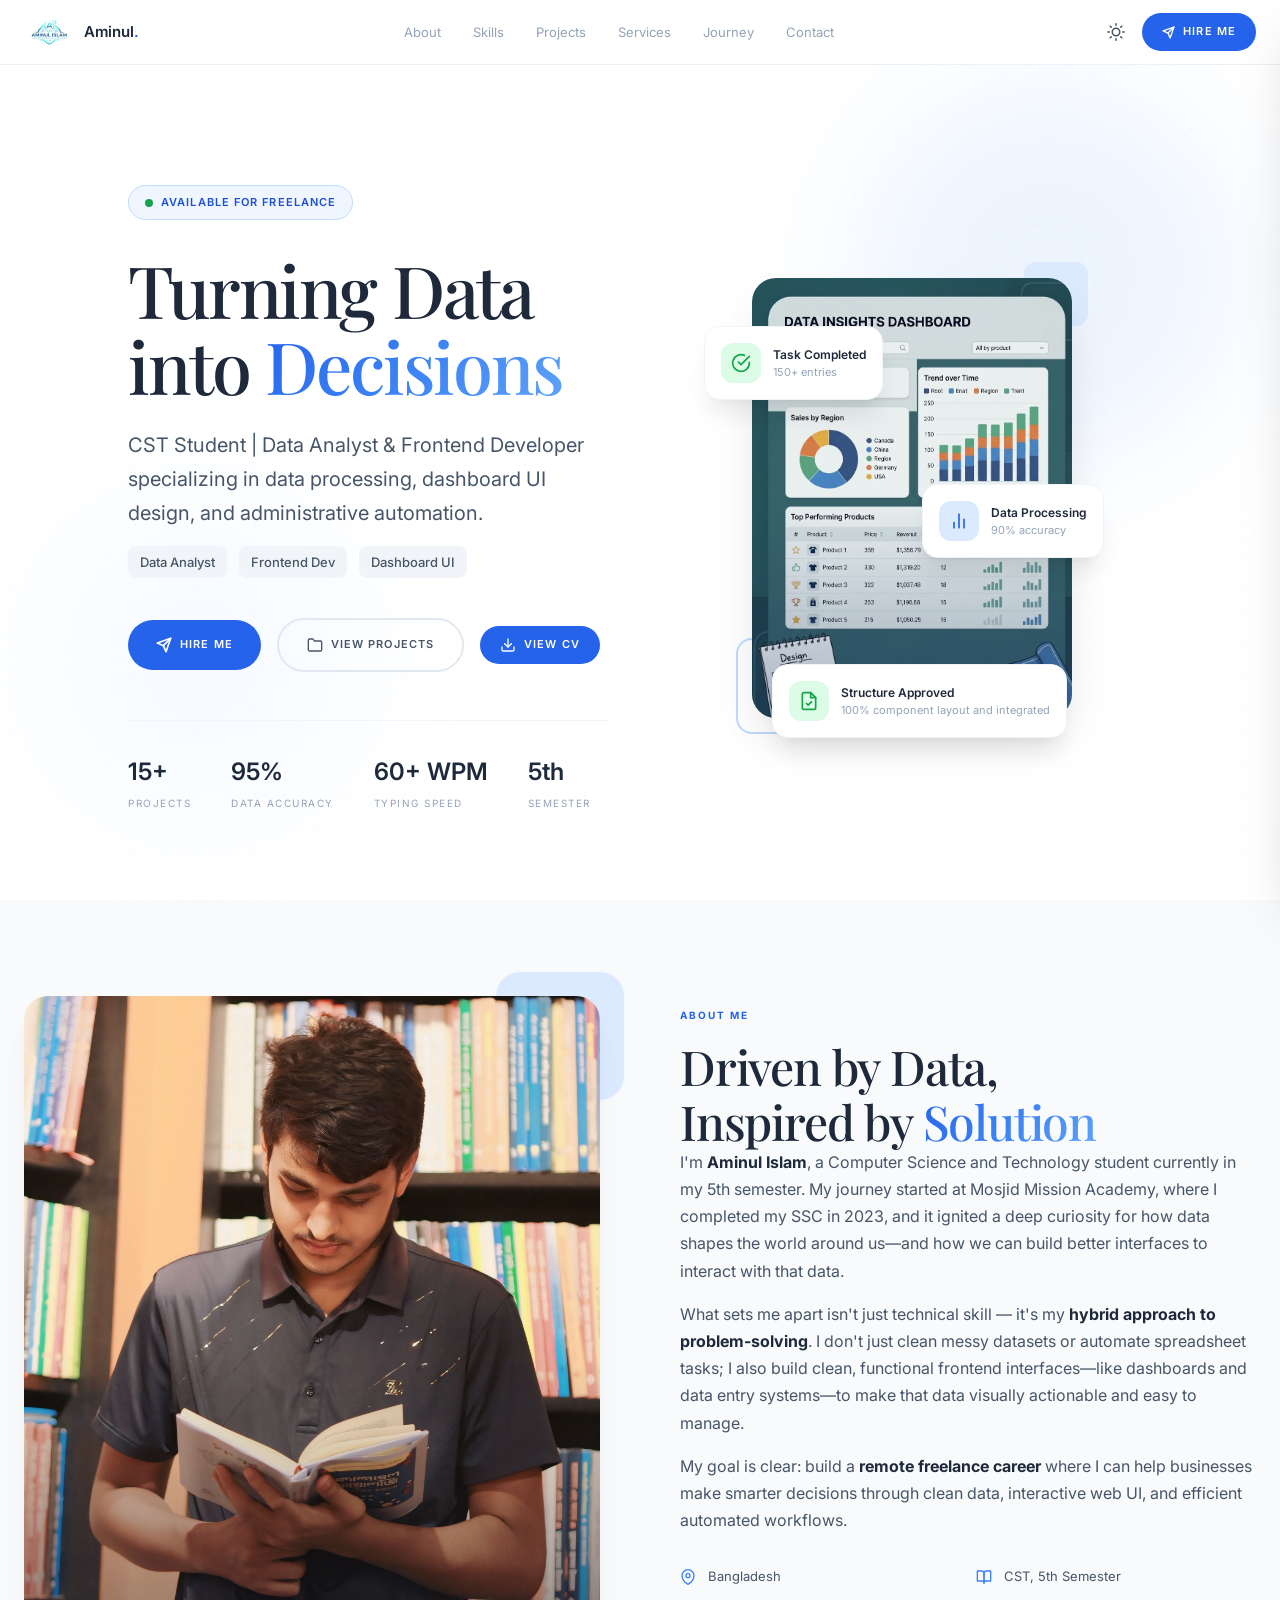
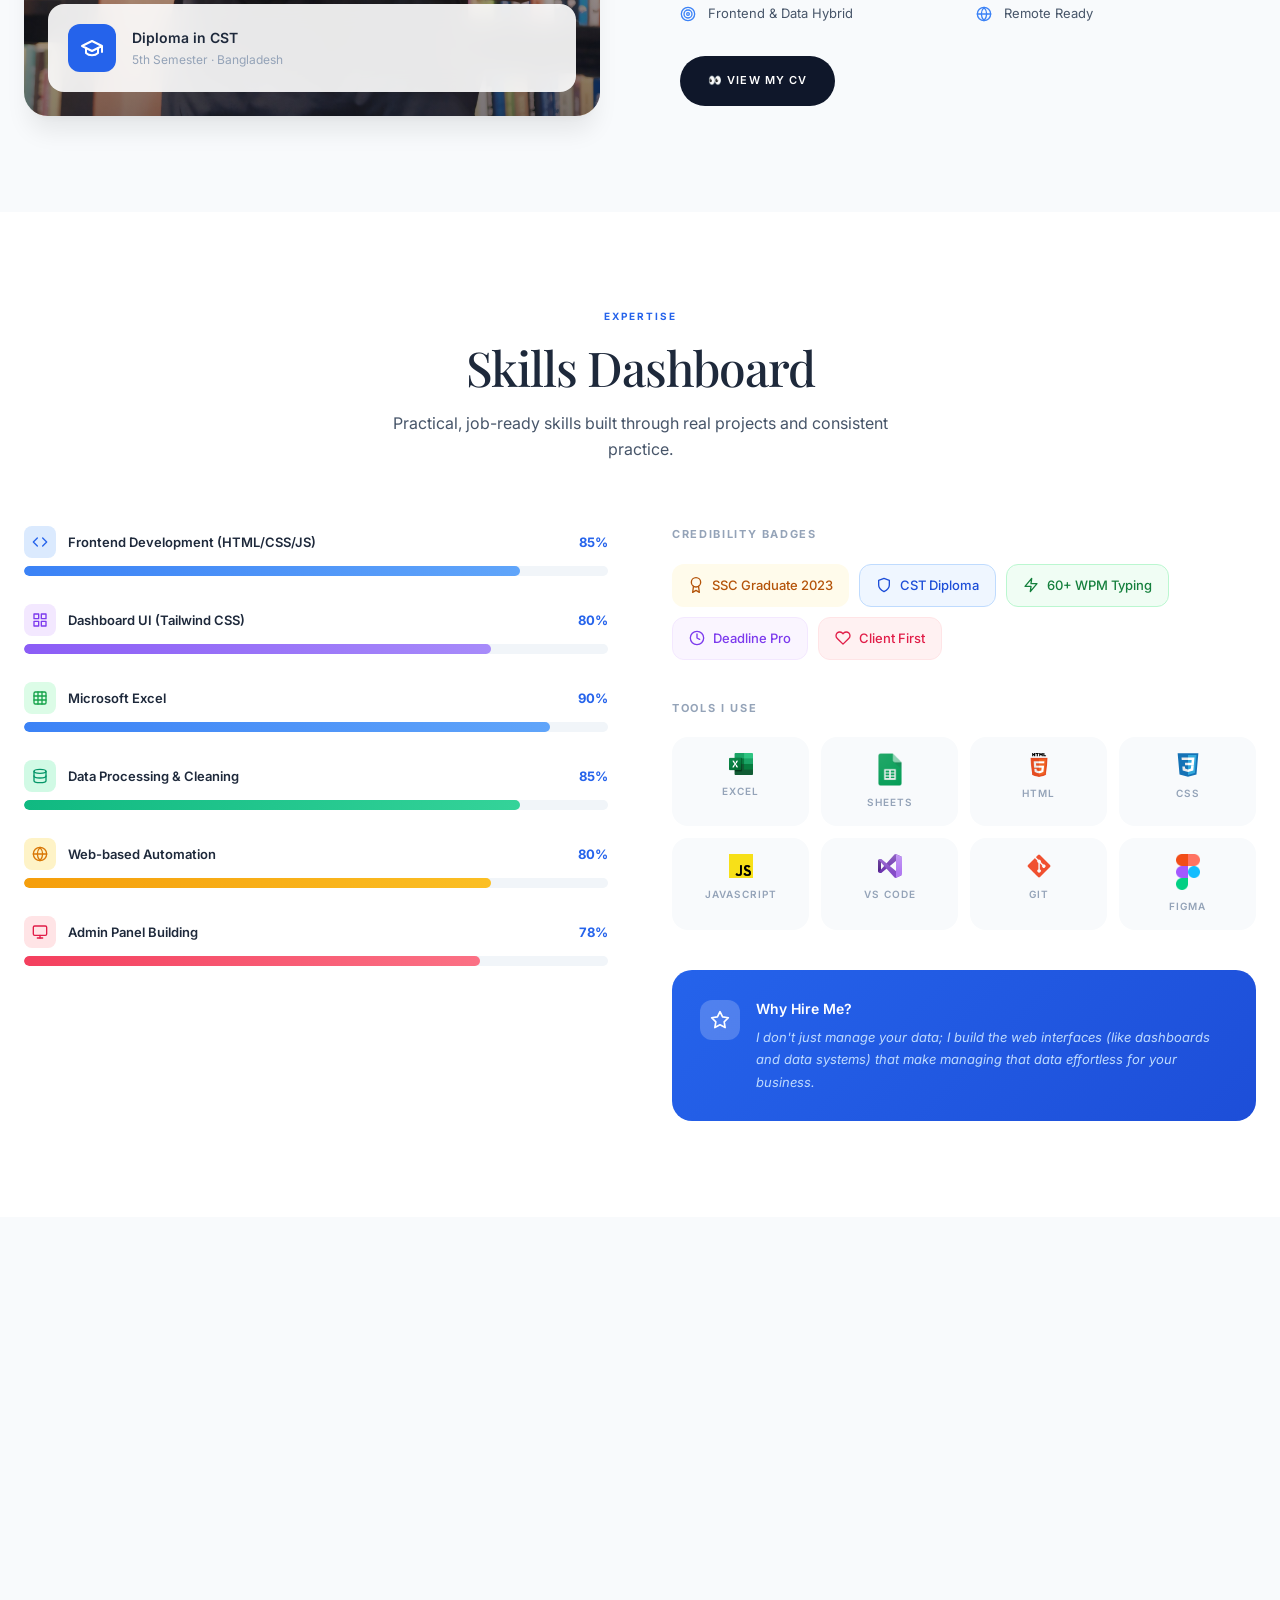
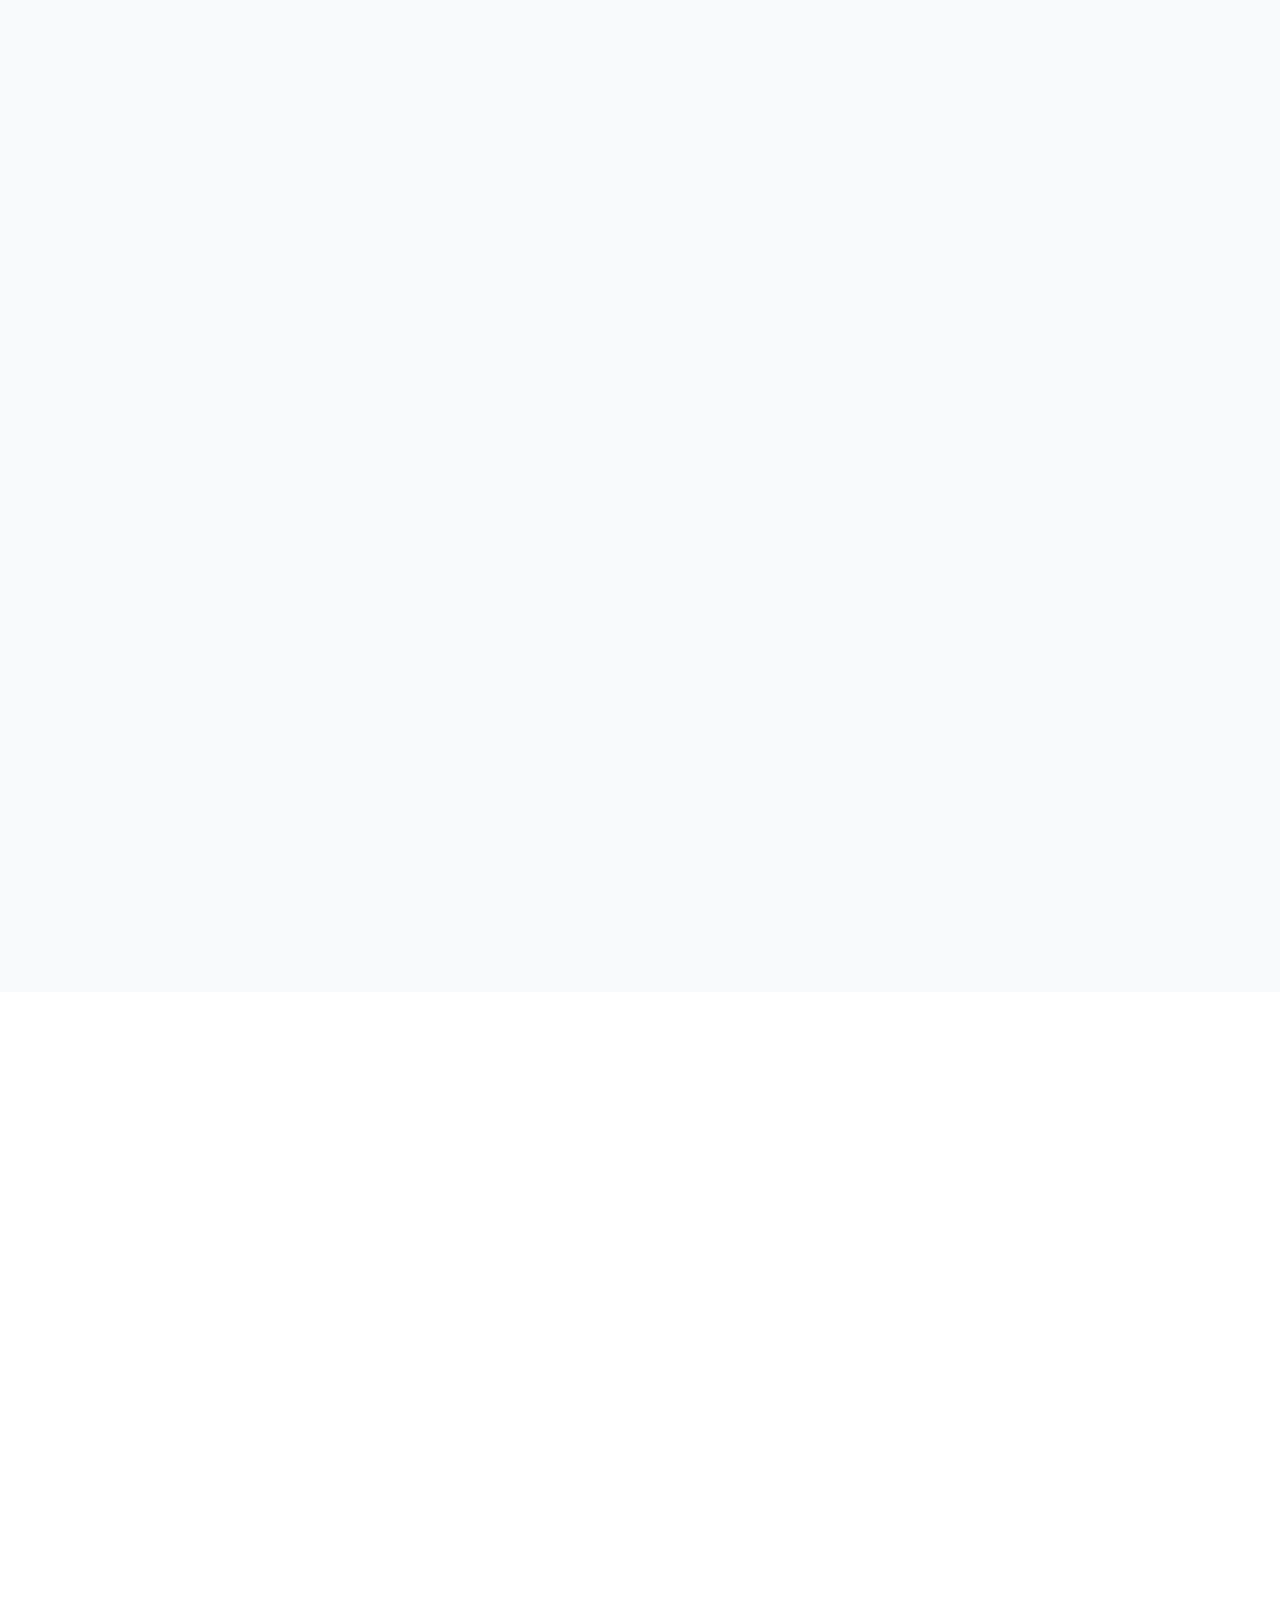
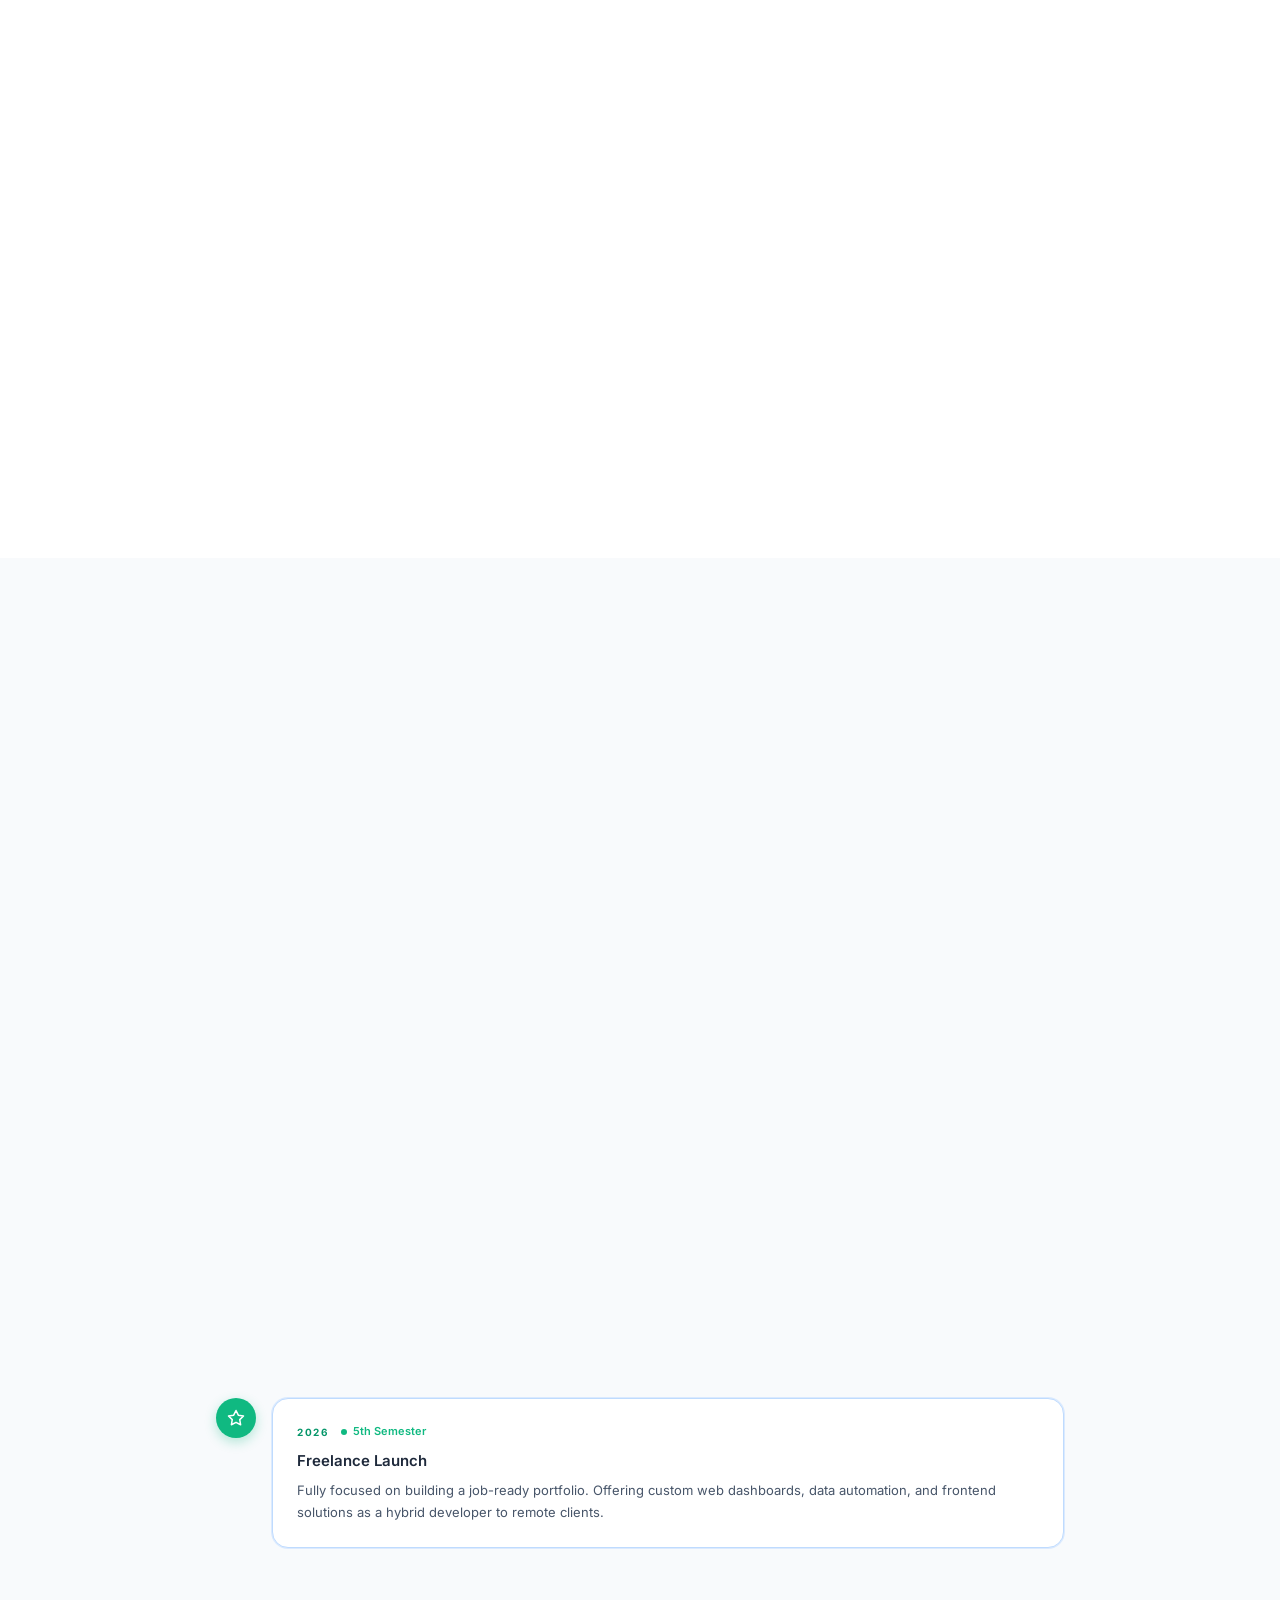
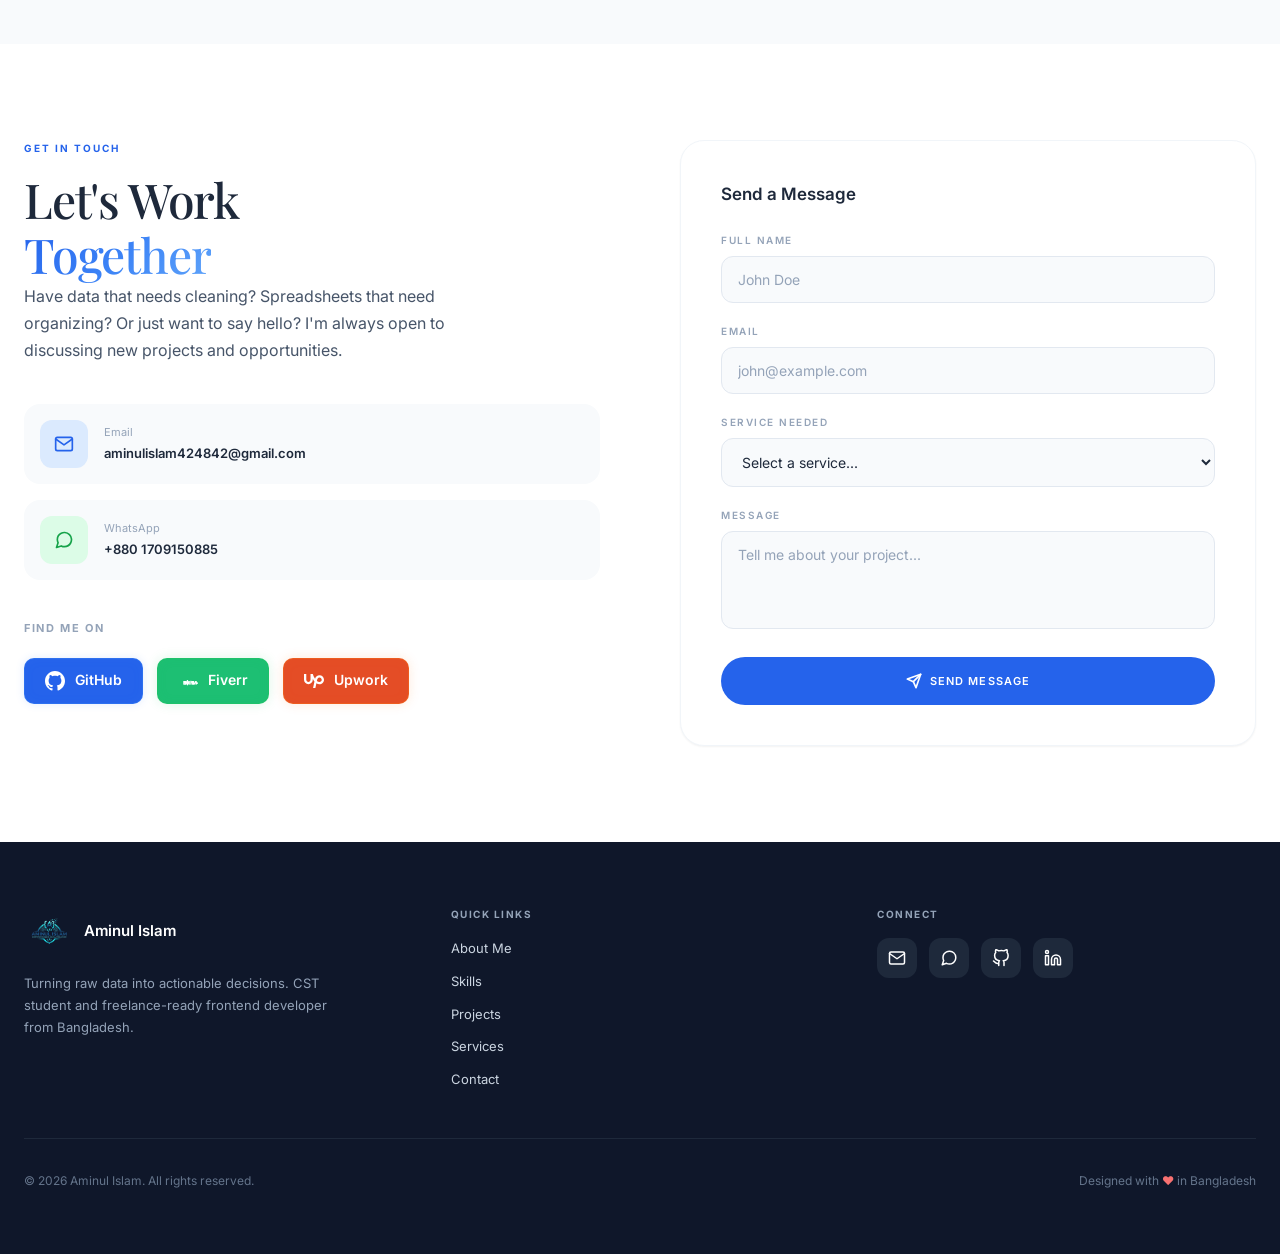
<file: index.html>
<!doctype html>
<html lang="en" class="scroll-smooth">

<head>
  <meta charset="UTF-8" />
  <meta name="viewport" content="width=device-width, initial-scale=1.0" />
  <title>Aminul Islam — Data Analyst & Freelance-Ready Assistant</title>
  <meta name="description"
    content="Turning Data into Decisions. CST Student & Freelance-Ready Assistant specializing in Data Processing, Excel, and Administrative Support." />
  <link rel="preconnect" href="https://fonts.googleapis.com" />
  <link
    href="https://fonts.googleapis.com/css2?family=Inter:wght@300;400;500;600;700&family=Playfair+Display:ital,wght@0,400;0,500;0,600;1,400&display=swap"
    rel="stylesheet" />
  <link rel="stylesheet" href="css/style.css" />
</head>

<body>
  <!-- ===== NAVIGATION ===== -->
  <nav class="nav" id="navbar">
    <div class="nav-inner">
      <a href="#hero" class="nav-logo">
        <img src="assets/image/logo.png" alt="AIM" />
        <span>Aminul<span class="text-accent">.</span></span>
      </a>

      <div class="nav-links" id="navLinks">
        <a href="#about" class="nav-link">About</a>
        <a href="#skills" class="nav-link">Skills</a>
        <a href="#projects" class="nav-link">Projects</a>
        <a href="#services" class="nav-link">Services</a>
        <a href="#timeline" class="nav-link">Journey</a>
        <a href="#contact" class="nav-link">Contact</a>
      </div>

      <div class="nav-actions">
        <button class="theme-toggle" id="themeToggle" aria-label="Toggle dark mode">
          <svg class="sun-icon" width="18" height="18" viewBox="0 0 24 24" fill="none" stroke="currentColor"
            stroke-width="2" stroke-linecap="round" stroke-linejoin="round">
            <circle cx="12" cy="12" r="5" />
            <line x1="12" y1="1" x2="12" y2="3" />
            <line x1="12" y1="21" x2="12" y2="23" />
            <line x1="4.22" y1="4.22" x2="5.64" y2="5.64" />
            <line x1="18.36" y1="18.36" x2="19.78" y2="19.78" />
            <line x1="1" y1="12" x2="3" y2="12" />
            <line x1="21" y1="12" x2="23" y2="12" />
            <line x1="4.22" y1="19.78" x2="5.64" y2="18.36" />
            <line x1="18.36" y1="5.64" x2="19.78" y2="4.22" />
          </svg>
          <svg class="moon-icon" width="18" height="18" viewBox="0 0 24 24" fill="none" stroke="currentColor"
            stroke-width="2" stroke-linecap="round" stroke-linejoin="round">
            <path d="M21 12.79A9 9 0 1 1 11.21 3 7 7 0 0 0 21 12.79z" />
          </svg>
        </button>

        <a href="#contact" class="btn btn-primary btn-nav">
          <svg width="13" height="13" viewBox="0 0 24 24" fill="none" stroke="currentColor" stroke-width="2.5"
            stroke-linecap="round" stroke-linejoin="round">
            <line x1="22" y1="2" x2="11" y2="13" />
            <polygon points="22 2 15 22 11 13 2 9 22 2" />
          </svg>
          Hire Me
        </a>

        <button class="menu-toggle" id="menuToggle" aria-label="Menu">
          <svg width="20" height="20" viewBox="0 0 24 24" fill="none" stroke="currentColor" stroke-width="2"
            stroke-linecap="round">
            <line x1="3" y1="6" x2="21" y2="6" />
            <line x1="3" y1="12" x2="21" y2="12" />
            <line x1="3" y1="18" x2="21" y2="18" />
          </svg>
        </button>
      </div>
    </div>
  </nav>

  <!-- Mobile Menu -->
  <div class="mobile-overlay" id="menuOverlay"></div>
  <div class="mobile-menu" id="mobileMenu">
    <button class="menu-close" id="menuClose" aria-label="Close">
      <svg width="20" height="20" viewBox="0 0 24 24" fill="none" stroke="currentColor" stroke-width="2"
        stroke-linecap="round">
        <line x1="18" y1="6" x2="6" y2="18" />
        <line x1="6" y1="6" x2="18" y2="18" />
      </svg>
    </button>
    <div class="mobile-menu-links">
      <a href="#about" class="mobile-link">About</a>
      <a href="#skills" class="mobile-link">Skills</a>
      <a href="#projects" class="mobile-link">Projects</a>
      <a href="#services" class="mobile-link">Services</a>
      <a href="#timeline" class="mobile-link">Journey</a>
      <a href="#contact" class="mobile-link">Contact</a>
    </div>
    <a href="#contact" class="btn btn-primary mobile-cta">
      <svg width="14" height="14" viewBox="0 0 24 24" fill="none" stroke="currentColor" stroke-width="2.5"
        stroke-linecap="round" stroke-linejoin="round">
        <line x1="22" y1="2" x2="11" y2="13" />
        <polygon points="22 2 15 22 11 13 2 9 22 2" />
      </svg>
      Hire Me
    </a>
  </div>

  <!-- Sticky Hire (Mobile) -->
  <a href="#contact" class="sticky-hire" id="stickyHire">
    <svg width="14" height="14" viewBox="0 0 24 24" fill="none" stroke="currentColor" stroke-width="2.5"
      stroke-linecap="round" stroke-linejoin="round">
      <line x1="22" y1="2" x2="11" y2="13" />
      <polygon points="22 2 15 22 11 13 2 9 22 2" />
    </svg>
    Hire Me
  </a>

  <!-- ===== HERO ===== -->
  <section id="hero" class="hero">
    <div class="hero-bg">
      <div class="hero-blob hero-blob-1"></div>
      <div class="hero-blob hero-blob-2"></div>
      <div class="hero-grid"></div>
    </div>

    <div class="container hero-grid-layout">
      <div class="hero-content">
        <div class="reveal badge">
          <span class="badge-dot"></span>
          Available for Freelance
        </div>

        <h1 class="reveal reveal-d1 hero-title">
          Turning Data<br />into <span class="gradient-text">Decisions</span>
        </h1>

        <p class="reveal reveal-d2 hero-subtitle">
          CST Student | Data Analyst & Frontend Developer specializing in data
          processing, dashboard UI design, and administrative automation.
        </p>

        <div class="reveal reveal-d3 hero-tags">
          <span class="tag">Data Analyst</span>
          <span class="tag">Frontend Dev</span>
          <span class="tag">Dashboard UI</span>
        </div>
        <div class="reveal reveal-d4 hero-ctas">
          <a href="#contact" class="btn btn-primary btn-lg">
            <svg width="16" height="16" viewBox="0 0 24 24" fill="none" stroke="currentColor" stroke-width="2.5"
              stroke-linecap="round" stroke-linejoin="round">
              <line x1="22" y1="2" x2="11" y2="13" />
              <polygon points="22 2 15 22 11 13 2 9 22 2" />
            </svg>
            Hire Me
          </a>
          <a href="#projects" class="btn btn-outline btn-lg">
            <svg width="16" height="16" viewBox="0 0 24 24" fill="none" stroke="currentColor" stroke-width="2"
              stroke-linecap="round" stroke-linejoin="round">
              <path d="M22 19a2 2 0 0 1-2 2H4a2 2 0 0 1-2-2V5a2 2 0 0 1 2-2h5l2 3h9a2 2 0 0 1 2 2z" />
            </svg>
            View Projects
          </a>
          <a href="cv.html" target="_blank" class="btn btn-primary">
            <svg width="16" height="16" viewBox="0 0 24 24" fill="none" stroke="currentColor" stroke-width="2"
              stroke-linecap="round" stroke-linejoin="round">
              <path d="M21 15v4a2 2 0 0 1-2 2H5a2 2 0 0 1-2-2v-4" />
              <polyline points="7 10 12 15 17 10" />
              <line x1="12" y1="15" x2="12" y2="3" />
            </svg>
            View CV
          </a>
        </div>

        <div class="reveal reveal-d5 hero-stats">
          <div class="hero-stat">
            <div class="hero-stat-value">
              <span class="counter" data-target="15">0</span>+
            </div>
            <div class="hero-stat-label">Projects</div>
          </div>
          <div class="hero-stat">
            <div class="hero-stat-value">
              <span class="counter" data-target="95">0</span>%
            </div>
            <div class="hero-stat-label">Data Accuracy</div>
          </div>
          <div class="hero-stat">
            <div class="hero-stat-value">
              <span class="counter" data-target="60">0</span>+ WPM
            </div>
            <div class="hero-stat-label">Typing Speed</div>
          </div>
          <div class="hero-stat">
            <div class="hero-stat-value">
              <span class="counter" data-target="5">0</span>th
            </div>
            <div class="hero-stat-label">Semester</div>
          </div>
        </div>
      </div>

      <div class="reveal hero-image-area">
        <div class="hero-image-wrapper">
          <div class="hero-image-frame">
            <img src="assets/image/1st.png" alt="Aminul Islam" />
            <div class="hero-image-overlay"></div>
          </div>

          <div class="hero-float-card hero-float-card-1">
            <div class="float-icon float-icon-green">
              <svg width="20" height="20" viewBox="0 0 24 24" fill="none" stroke="currentColor" stroke-width="2"
                stroke-linecap="round" stroke-linejoin="round">
                <path d="M22 11.08V12a10 10 0 1 1-5.93-9.14" />
                <polyline points="22 4 12 14.01 9 11.01" />
              </svg>
            </div>
            <div>
              <div class="float-title">Task Completed</div>
              <div class="float-sub">150+ entries</div>
            </div>
          </div>

          <div class="hero-float-card hero-float-card-2">
            <div class="float-icon float-icon-blue">
              <svg width="20" height="20" viewBox="0 0 24 24" fill="none" stroke="currentColor" stroke-width="2"
                stroke-linecap="round" stroke-linejoin="round">
                <line x1="18" y1="20" x2="18" y2="10" />
                <line x1="12" y1="20" x2="12" y2="4" />
                <line x1="6" y1="20" x2="6" y2="14" />
              </svg>
            </div>
            <div>
              <div class="float-title">Data Processing</div>
              <div class="float-sub">90% accuracy</div>
            </div>
          </div>

          <div class="hero-float-card hero-float-card-3">
            <div class="float-icon float-icon-green">
              <svg width="20" height="20" viewBox="0 0 24 24" fill="none" stroke="currentColor" stroke-width="2"
                stroke-linecap="round" stroke-linejoin="round">
                <path d="M14 2H6a2 2 0 0 0-2 2v16a2 2 0 0 0 2 2h12a2 2 0 0 0 2-2V8z"></path>
                <polyline points="14 2 14 8 20 8"></polyline>
                <path d="M9 15l2 2 4-4"></path>
              </svg>
            </div>
            <div>
              <div class="float-title">Structure Approved</div>
              <div class="float-sub">
                100% component layout and integrated
              </div>
            </div>
          </div>

          <div class="hero-deco-1"></div>
          <div class="hero-deco-2"></div>
        </div>
      </div>
    </div>

  </section>

  <!-- ===== ABOUT ===== -->
  <section id="about" class="section section-alt">
    <div class="container about-grid">
      <div class="reveal about-image-area">
        <div class="about-image-frame">
          <img src="assets/image/2nd.jpg" alt="About Aminul" />
          <div class="about-image-overlay"></div>
          <div class="about-overlay-card">
            <div class="about-overlay-icon">
              <svg width="24" height="24" viewBox="0 0 24 24" fill="none" stroke="currentColor" stroke-width="2"
                stroke-linecap="round" stroke-linejoin="round">
                <path d="M22 10v6M2 10l10-5 10 5-10 5z" />
                <path d="M6 12v5c3 3 9 3 12 0v-5" />
              </svg>
            </div>
            <div>
              <div class="about-overlay-title">Diploma in CST</div>
              <div class="about-overlay-sub">5th Semester · Bangladesh</div>
            </div>
          </div>
        </div>
        <div class="about-deco"></div>
      </div>

      <div class="about-content">
        <span class="reveal section-label">About Me</span>
        <h2 class="reveal reveal-d1 section-title">
          Driven by Data,<br />Inspired by
          <span class="gradient-text">Solution</span>
        </h2>

        <div class="reveal reveal-d2 about-text">
          <p>
            I'm <strong>Aminul Islam</strong>, a Computer Science and
            Technology student currently in my 5th semester. My journey
            started at Mosjid Mission Academy, where I completed my SSC in
            2023, and it ignited a deep curiosity for how data shapes the
            world around us—and how we can build better interfaces to interact
            with that data.
          </p>
          <p>
            What sets me apart isn't just technical skill — it's my
            <strong>hybrid approach to problem-solving</strong>. I don't just
            clean messy datasets or automate spreadsheet tasks; I also build
            clean, functional frontend interfaces—like dashboards and data
            entry systems—to make that data visually actionable and easy to
            manage.
          </p>
          <p>
            My goal is clear: build a
            <strong>remote freelance career</strong> where I can help
            businesses make smarter decisions through clean data, interactive
            web UI, and efficient automated workflows.
          </p>
        </div>
        <div class="reveal reveal-d3 about-info-grid">
          <div class="about-info-item">
            <svg width="16" height="16" viewBox="0 0 24 24" fill="none" stroke="currentColor" stroke-width="2"
              stroke-linecap="round" stroke-linejoin="round">
              <path d="M21 10c0 7-9 13-9 13s-9-6-9-13a9 9 0 0 1 18 0z" />
              <circle cx="12" cy="10" r="3" />
            </svg>
            <span>Bangladesh</span>
          </div>
          <div class="about-info-item">
            <svg width="16" height="16" viewBox="0 0 24 24" fill="none" stroke="currentColor" stroke-width="2"
              stroke-linecap="round" stroke-linejoin="round">
              <path d="M2 3h6a4 4 0 0 1 4 4v14a3 3 0 0 0-3-3H2z" />
              <path d="M22 3h-6a4 4 0 0 0-4 4v14a3 3 0 0 1 3-3h7z" />
            </svg>
            <span>CST, 5th Semester</span>
          </div>
          <div class="about-info-item">
            <svg width="16" height="16" viewBox="0 0 24 24" fill="none" stroke="currentColor" stroke-width="2"
              stroke-linecap="round" stroke-linejoin="round">
              <circle cx="12" cy="12" r="10" />
              <circle cx="12" cy="12" r="6" />
              <circle cx="12" cy="12" r="2" />
            </svg>
            <span>Frontend & Data Hybrid</span>
          </div>
          <div class="about-info-item">
            <svg width="16" height="16" viewBox="0 0 24 24" fill="none" stroke="currentColor" stroke-width="2"
              stroke-linecap="round" stroke-linejoin="round">
              <circle cx="12" cy="12" r="10" />
              <line x1="2" y1="12" x2="22" y2="12" />
              <path d="M12 2a15.3 15.3 0 0 1 4 10 15.3 15.3 0 0 1-4 10 15.3 15.3 0 0 1-4-10 15.3 15.3 0 0 1 4-10z" />
            </svg>
            <span>Remote Ready</span>
          </div>
        </div>

        <div class="reveal reveal-d4">
          <a href="cv.html" target="_blank" class="btn btn-dark btn-lg">
            👀 View My CV
          </a>
        </div>
      </div>
    </div>
  </section>

  <!-- ===== SKILLS ===== -->
  <section id="skills" class="section">
    <div class="container">
      <div class="section-header">
        <span class="reveal section-label">Expertise</span>
        <h2 class="reveal reveal-d1 section-title">Skills Dashboard</h2>
        <p class="reveal reveal-d2 section-subtitle">
          Practical, job-ready skills built through real projects and
          consistent practice.
        </p>
      </div>

      <div class="skills-grid">
        <!-- Left: Progress Bars -->
        <div class="skills-bars">
          <!-- Skill 1: Frontend (New) -->
          <div class="reveal skill-item">
            <div class="skill-header">
              <div class="skill-label">
                <div class="skill-icon skill-icon-blue">
                  <svg width="16" height="16" viewBox="0 0 24 24" fill="none" stroke="currentColor" stroke-width="2"
                    stroke-linecap="round" stroke-linejoin="round">
                    <polyline points="16 18 22 12 16 6"></polyline>
                    <polyline points="8 6 2 12 8 18"></polyline>
                  </svg>
                </div>
                <span>Frontend Development (HTML/CSS/JS)</span>
              </div>
              <span class="skill-percent" data-value="85">0%</span>
            </div>
            <div class="skill-track">
              <div class="skill-fill skill-fill-blue" data-width="85"></div>
            </div>
          </div>

          <!-- Skill 2: Dashboard UI (New) -->
          <div class="reveal reveal-d1 skill-item">
            <div class="skill-header">
              <div class="skill-label">
                <div class="skill-icon skill-icon-purple">
                  <svg width="16" height="16" viewBox="0 0 24 24" fill="none" stroke="currentColor" stroke-width="2"
                    stroke-linecap="round" stroke-linejoin="round">
                    <rect x="3" y="3" width="7" height="7"></rect>
                    <rect x="14" y="3" width="7" height="7"></rect>
                    <rect x="14" y="14" width="7" height="7"></rect>
                    <rect x="3" y="14" width="7" height="7"></rect>
                  </svg>
                </div>
                <span>Dashboard UI (Tailwind CSS)</span>
              </div>
              <span class="skill-percent" data-value="80">0%</span>
            </div>
            <div class="skill-track">
              <div class="skill-fill skill-fill-purple" data-width="80"></div>
            </div>
          </div>

          <!-- Skill 3: Excel (Kept) -->
          <div class="reveal reveal-d2 skill-item">
            <div class="skill-header">
              <div class="skill-label">
                <div class="skill-icon skill-icon-green">
                  <svg width="16" height="16" viewBox="0 0 24 24" fill="none" stroke="currentColor" stroke-width="2"
                    stroke-linecap="round" stroke-linejoin="round">
                    <rect x="3" y="3" width="18" height="18" rx="2" ry="2" />
                    <line x1="3" y1="9" x2="21" y2="9" />
                    <line x1="3" y1="15" x2="21" y2="15" />
                    <line x1="9" y1="3" x2="9" y2="21" />
                    <line x1="15" y1="3" x2="15" y2="21" />
                  </svg>
                </div>
                <span>Microsoft Excel</span>
              </div>
              <span class="skill-percent" data-value="90">0%</span>
            </div>
            <div class="skill-track">
              <div class="skill-fill skill-fill-brand" data-width="90"></div>
            </div>
          </div>

          <!-- Skill 4: Data Processing (Kept & Updated Name) -->
          <div class="reveal reveal-d3 skill-item">
            <div class="skill-header">
              <div class="skill-label">
                <div class="skill-icon skill-icon-emerald">
                  <svg width="16" height="16" viewBox="0 0 24 24" fill="none" stroke="currentColor" stroke-width="2"
                    stroke-linecap="round" stroke-linejoin="round">
                    <ellipse cx="12" cy="5" rx="9" ry="3" />
                    <path d="M21 12c0 1.66-4 3-9 3s-9-1.34-9-3" />
                    <path d="M3 5v14c0 1.66 4 3 9 3s9-1.34 9-3V5" />
                  </svg>
                </div>
                <span>Data Processing & Cleaning</span>
              </div>
              <span class="skill-percent" data-value="85">0%</span>
            </div>
            <div class="skill-track">
              <div class="skill-fill skill-fill-emerald" data-width="85"></div>
            </div>
          </div>

          <!-- Skill 5: Automation (Updated Name) -->
          <div class="reveal reveal-d4 skill-item">
            <div class="skill-header">
              <div class="skill-label">
                <div class="skill-icon skill-icon-amber">
                  <svg width="16" height="16" viewBox="0 0 24 24" fill="none" stroke="currentColor" stroke-width="2"
                    stroke-linecap="round" stroke-linejoin="round">
                    <circle cx="12" cy="12" r="10"></circle>
                    <line x1="2" y1="12" x2="22" y2="12"></line>
                    <path
                      d="M12 2a15.3 15.3 0 0 1 4 10 15.3 15.3 0 0 1-4 10 15.3 15.3 0 0 1-4-10 15.3 15.3 0 0 1 4-10z">
                    </path>
                  </svg>
                </div>
                <span>Web-based Automation</span>
              </div>
              <span class="skill-percent" data-value="80">0%</span>
            </div>
            <div class="skill-track">
              <div class="skill-fill skill-fill-amber" data-width="80"></div>
            </div>
          </div>

          <!-- Skill 6: Admin Panel (Replaced VA) -->
          <div class="reveal reveal-d5 skill-item">
            <div class="skill-header">
              <div class="skill-label">
                <div class="skill-icon skill-icon-rose">
                  <svg width="16" height="16" viewBox="0 0 24 24" fill="none" stroke="currentColor" stroke-width="2"
                    stroke-linecap="round" stroke-linejoin="round">
                    <rect x="2" y="3" width="20" height="14" rx="2" ry="2"></rect>
                    <line x1="8" y1="21" x2="16" y2="21"></line>
                    <line x1="12" y1="17" x2="12" y2="21"></line>
                  </svg>
                </div>
                <span>Admin Panel Building</span>
              </div>
              <span class="skill-percent" data-value="78">0%</span>
            </div>
            <div class="skill-track">
              <div class="skill-fill skill-fill-rose" data-width="78"></div>
            </div>
          </div>
        </div>

        <!-- Right: Badges & Tools -->
        <div class="skills-extras">
          <div class="reveal">
            <h3 class="skills-subtitle">Credibility Badges</h3>
            <div class="badges-grid">
              <span class="badge-item badge-amber">
                <svg width="16" height="16" viewBox="0 0 24 24" fill="none" stroke="currentColor" stroke-width="2"
                  stroke-linecap="round" stroke-linejoin="round">
                  <circle cx="12" cy="8" r="7" />
                  <polyline points="8.21 13.89 7 23 12 20 17 23 15.79 13.88" />
                </svg>
                SSC Graduate 2023
              </span>
              <span class="badge-item badge-blue">
                <svg width="16" height="16" viewBox="0 0 24 24" fill="none" stroke="currentColor" stroke-width="2"
                  stroke-linecap="round" stroke-linejoin="round">
                  <path d="M12 22s8-4 8-10V5l-8-3-8 3v7c0 6 8 10 8 10z" />
                </svg>
                CST Diploma
              </span>
              <span class="badge-item badge-green">
                <svg width="16" height="16" viewBox="0 0 24 24" fill="none" stroke="currentColor" stroke-width="2"
                  stroke-linecap="round" stroke-linejoin="round">
                  <polygon points="13 2 3 14 12 14 11 22 21 10 12 10 13 2" />
                </svg>
                60+ WPM Typing
              </span>
              <span class="badge-item badge-purple">
                <svg width="16" height="16" viewBox="0 0 24 24" fill="none" stroke="currentColor" stroke-width="2"
                  stroke-linecap="round" stroke-linejoin="round">
                  <circle cx="12" cy="12" r="10" />
                  <polyline points="12 6 12 12 16 14" />
                </svg>
                Deadline Pro
              </span>
              <span class="badge-item badge-rose">
                <svg width="16" height="16" viewBox="0 0 24 24" fill="none" stroke="currentColor" stroke-width="2"
                  stroke-linecap="round" stroke-linejoin="round">
                  <path
                    d="M20.84 4.61a5.5 5.5 0 0 0-7.78 0L12 5.67l-1.06-1.06a5.5 5.5 0 0 0-7.78 7.78l1.06 1.06L12 21.23l7.78-7.78 1.06-1.06a5.5 5.5 0 0 0 0-7.78z" />
                </svg>
                Client First
              </span>
            </div>
          </div>

          <div class="reveal reveal-d2">
            <h3 class="skills-subtitle">Tools I Use</h3>
            <div class="tools-grid">
              <!-- Microsoft Excel -->
              <div class="tool-item">
                <img src="assets/icon/excel.png" alt="Microsoft Excel" width="24" height="24" />
                <span>Excel</span>
              </div>

              <!-- Google Sheets -->
              <div class="tool-item">
                <img src="assets/icon/sheet.png" alt="Google Sheets" width="24" height="24" />
                <span>Sheets</span>
              </div>

              <!-- HTML -->
              <div class="tool-item">
                <img src="assets/icon/html.png" alt="HTML5" width="24" height="24" />
                <span>HTML</span>
              </div>

              <!-- CSS -->
              <div class="tool-item">
                <img src="assets/icon/css.svg" alt="CSS3" width="24" height="24" />
                <span>CSS</span>
              </div>

              <!-- JavaScript -->
              <div class="tool-item">
                <img src="assets/icon/js.png" alt="JavaScript" width="24" height="24" />
                <span>JavaScript</span>
              </div>

              <!-- VS Code -->
              <div class="tool-item">
                <img src="assets/icon/vs.svg" alt="VS Code" width="24" height="24" />
                <span>VS Code</span>
              </div>

              <!-- Git -->
              <div class="tool-item">
                <img src="assets/icon/git.png" alt="Git" width="24" height="24" />
                <span>Git</span>
              </div>

              <!-- Figma -->
              <div class="tool-item">
                <img src="assets/icon/figma.png" alt="Figma" width="24" height="24" />
                <span>Figma</span>
              </div>
            </div>
          </div>

          <div class="reveal reveal-d3 why-hire-card">
            <div class="why-hire-icon">
              <svg width="20" height="20" viewBox="0 0 24 24" fill="none" stroke="currentColor" stroke-width="2"
                stroke-linecap="round" stroke-linejoin="round">
                <path
                  d="M12 2l3.09 6.26L22 9.27l-5 4.87 1.18 6.88L12 17.77l-6.18 3.25L7 14.14 2 9.27l6.91-1.01L12 2z" />
              </svg>
            </div>
            <div>
              <h4 class="why-hire-title">Why Hire Me?</h4>
              <p class="why-hire-text">
                <i>I don't just manage your data; I build the web interfaces
                  (like dashboards and data systems) that make managing that
                  data effortless for your business.</i>
              </p>
            </div>
          </div>
        </div>
      </div>
    </div>
  </section>

  <!-- ===== PROJECTS ===== -->
    <section id="projects" class="section section-alt">
      <div class="container">
        <div class="section-header">
          <span class="reveal section-label">Portfolio</span>
          <h2 class="reveal reveal-d1 section-title">
            Featured Projects & Dashboards
          </h2>
          <p class="reveal reveal-d2 section-subtitle">
            Practical web solutions combining data processing, frontend development, and automation to optimize business workflows.
          </p>
        </div>

        <div class="projects-grid">
          
          <!-- Project 1 -->
          <article class="reveal project-card">
            <div class="project-image">
              <img src="assets/image/4th.jpeg" alt="Excel Data Cleaning" />
              <div class="project-image-overlay"></div>
              <div class="project-badges">
                <span class="project-badge project-badge-green">Excel</span>
                <span class="project-badge project-badge-glass">Data Cleaning</span>
              </div>
            </div>
            <div class="project-body">
              <h3 class="project-title">Advanced Excel Data Cleaning Dashboard</h3>
              <p class="project-desc">
                An automated spreadsheet system designed to process, clean, and structure messy raw datasets. It uses dynamic formulas and conditional formatting to ensure maximum data accuracy for business reporting.
              </p>
              <div class="project-footer">
                <div class="project-tags">
                  <span class="project-tag">Microsoft Excel</span>
                  <span class="project-tag">Data Validation</span>
                  <span class="project-tag">Automation</span>
                </div>
                <a href="https://advanced-excel-data-cleaning-dashbo.vercel.app/" class="project-link">
                  View <svg width="14" height="14" viewBox="0 0 24 24" fill="none" stroke="currentColor" stroke-width="2.5" stroke-linecap="round" stroke-linejoin="round"><line x1="5" y1="12" x2="19" y2="12" /><polyline points="12 5 19 12 12 19" /></svg>
                </a>
              </div>
            </div>
          </article>

          <!-- Project 3 -->
          <article class="reveal project-card">
            <div class="project-image">
              <img src="assets/image/6th.jpeg" alt="NESCO Card Generator" />
              <div class="project-image-overlay"></div>
              <div class="project-badges">
                <span class="project-badge project-badge-purple">Generator</span>
                <span class="project-badge project-badge-glass">Automation</span>
              </div>
            </div>
            <div class="project-body">
              <h3 class="project-title">NESCO Smart Card Generator System</h3>
              <p class="project-desc">
                A web-based automation tool that instantly generates NESCO cards. It takes raw user input and dynamically renders formatted, printable cards directly in the browser, eliminating manual data-entry and design hassle.
              </p>
              <div class="project-footer">
                <div class="project-tags">
                  <span class="project-tag">HTML/CSS</span>
                  <span class="project-tag">JavaScript</span>
                  <span class="project-tag">DOM Manipulation</span>
                  <span class="project-tag">Web Automation</span>
                </div>
                <a href="https://nesco-card-generator.vercel.app/" class="project-link">
                  View <svg width="14" height="14" viewBox="0 0 24 24" fill="none" stroke="currentColor" stroke-width="2.5" stroke-linecap="round" stroke-linejoin="round"><line x1="5" y1="12" x2="19" y2="12" /><polyline points="12 5 19 12 12 19" /></svg>
                </a>
              </div>
            </div>
          </article>

          <!-- Project 4 -->
          <article class="reveal reveal-d1 project-card">
            <div class="project-image">
              <img src="assets/image/typing.jpeg" alt="Typing Speed Tester" />
              <div class="project-image-overlay"></div>
              <div class="project-badges">
                <span class="project-badge project-badge-amber">Interactive</span>
                <span class="project-badge project-badge-glass">Gamified</span>
              </div>
            </div>
            <div class="project-body">
              <h3 class="project-title">Real-Time Typing Speed Tester</h3>
              <p class="project-desc">
                An interactive web application built to test and improve typing speed and accuracy in real-time. Features live WPM calculation, error tracking, and a dynamic results dashboard—serving as a live proof of my 60+ WPM proficiency.
              </p>
              <div class="project-footer">
                <div class="project-tags">
                  <span class="project-tag">HTML/CSS</span>
                  <span class="project-tag">Tailwind</span>
                  <span class="project-tag">JavaScript</span>
                  <span class="project-tag">DOM Logic</span>
                </div>
                <a href="https://typing-speed-tester-gilt.vercel.app/" class="project-link">
                  View <svg width="14" height="14" viewBox="0 0 24 24" fill="none" stroke="currentColor" stroke-width="2.5" stroke-linecap="round" stroke-linejoin="round"><line x1="5" y1="12" x2="19" y2="12" /><polyline points="12 5 19 12 12 19" /></svg>
                </a>
              </div>
            </div>
          </article>

          <!-- Project 5  -->
          <article class="reveal project-card">
            <div class="project-image">
              <img src="assets/image/calculator.png" alt="Smart JS Calculator" style="object-position: top center;" />
              <div class="project-image-overlay"></div>
              <div class="project-badges">
                <span class="project-badge project-badge-amber">Logic Based</span>
                <span class="project-badge project-badge-blue">Interactive</span>
              </div>
            </div>
            <div class="project-body">
              <h3 class="project-title">Smart JavaScript Calculator</h3>
              <p class="project-desc">
                A sleek, fully functional web calculator built from scratch. Demonstrates strong core JavaScript skills, including state management, dynamic UI updates, and complex mathematical logic execution.
              </p>
              <div class="project-footer">
                <div class="project-tags">
                  <span class="project-tag">HTML/CSS</span>
                  <span class="project-tag">JavaScript</span>
                  <span class="project-tag">DOM Logic</span>
                  <span class="project-tag">State Management</span>
                </div>
                <a href="https://calculator-theta-steel-96.vercel.app/" target="_blank" class="project-link">
                  View <svg width="14" height="14" viewBox="0 0 24 24" fill="none" stroke="currentColor" stroke-width="2"><path d="M5 12h14M12 5l7 7-7 7" /></svg>
                </a>
              </div>
            </div>
          </article>

        </div> 
      </div>
    </section>
      <!-- GitHub CTA -->
      <div class="reveal github-cta">
        <svg width="32" height="32" viewBox="0 0 24 24" fill="none" stroke="currentColor" stroke-width="1.5"
          stroke-linecap="round" stroke-linejoin="round">
          <path
            d="M9 19c-5 1.5-5-2.5-7-3m14 6v-3.87a3.37 3.37 0 0 0-.94-2.61c3.14-.35 6.44-1.54 6.44-7A5.44 5.44 0 0 0 20 4.77 5.07 5.07 0 0 0 19.91 1S18.73.65 16 2.48a13.38 13.38 0 0 0-7 0C6.27.65 5.09 1 5.09 1A5.07 5.07 0 0 0 5 4.77a5.44 5.44 0 0 0-1.5 3.78c0 5.42 3.3 6.61 6.44 7A3.37 3.37 0 0 0 9 18.13V22" />
        </svg>
        <div>
          <div class="github-cta-title">
            Explore source code, dashboard interfaces & automation workflows.
          </div>
          <div class="github-cta-sub">
            Open source contributions & project repos
          </div>
        </div>
        <a href="https://github.com/aminulislam424842" target="_blank" class="btn btn-dark">
          <svg width="12" height="12" viewBox="0 0 24 24" fill="none" stroke="currentColor" stroke-width="2.5"
            stroke-linecap="round" stroke-linejoin="round">
            <path d="M18 13v6a2 2 0 0 1-2 2H5a2 2 0 0 1-2-2V8a2 2 0 0 1 2-2h6" />
            <polyline points="15 3 21 3 21 9" />
            <line x1="10" y1="14" x2="21" y2="3" />
          </svg>
          GitHub
        </a>
      </div>
    </div>
  </section>

  <!-- ===== SERVICES ===== -->
  <section id="services" class="section">
    <div class="container">
      <div class="section-header">
        <span class="reveal section-label">What I Offer</span>
        <h2 class="reveal reveal-d1 section-title">Freelance Services</h2>
        <p class="reveal reveal-d2 section-subtitle">
          Reliable, efficient, and detail-oriented services tailored for
          businesses and professionals.
        </p>
      </div>

      <div class="services-grid">
        <div class="reveal service-card">
          <div class="service-icon service-icon-brand">
            <svg width="24" height="24" viewBox="0 0 24 24" fill="none" stroke="currentColor" stroke-width="2"
              stroke-linecap="round" stroke-linejoin="round">
              <rect x="3" y="3" width="7" height="7"></rect>
              <rect x="14" y="3" width="7" height="7"></rect>
              <rect x="14" y="14" width="7" height="7"></rect>
              <rect x="3" y="14" width="7" height="7"></rect>
            </svg>
          </div>
          <h3 class="service-title">Custom Dashboard Development</h3>
          <p class="service-desc">
            Interactive web dashboards to visualize your raw data beautifully.
          </p>
          <div class="service-price">Starting at $50</div>
        </div>

        <div class="reveal reveal-d1 service-card">
          <div class="service-icon service-icon-green">
            <svg width="24" height="24" viewBox="0 0 24 24" fill="none" stroke="currentColor" stroke-width="2"
              stroke-linecap="round" stroke-linejoin="round">
              <rect x="3" y="3" width="18" height="18" rx="2" ry="2"></rect>
              <line x1="3" y1="9" x2="21" y2="9"></line>
              <line x1="3" y1="15" x2="21" y2="15"></line>
              <line x1="9" y1="3" x2="9" y2="21"></line>
              <polyline points="14 16 15.5 18 19 13.5"></polyline>
            </svg>
          </div>
          <h3 class="service-title">Advanced Excel Automation</h3>
          <p class="service-desc">
            Complex formulas, macros, and automated spreadsheet solutions.
          </p>
          <div class="service-price service-price-green">Starting at $25</div>
        </div>

        <div class="reveal reveal-d2 service-card">
          <div class="service-icon service-icon-red">
            <svg width="24" height="24" viewBox="0 0 24 24" fill="none" stroke="currentColor" stroke-width="2"
              stroke-linecap="round" stroke-linejoin="round">
              <path d="M11 4H4a2 2 0 0 0-2 2v14a2 2 0 0 0 2 2h14a2 2 0 0 0 2-2v-7"></path>
              <path d="M18.5 2.5a2.121 2.121 0 0 1 3 3L12 15l-4 1 1-4 9.5-9.5z"></path>
            </svg>
          </div>
          <h3 class="service-title">Web-Based Data Entry System</h3>
          <p class="service-desc">
            Custom frontend forms to replace manual spreadsheet tracking.
          </p>
          <div class="service-price service-price-red">Starting at $80</div>
        </div>

        <div class="reveal service-card">
          <div class="service-icon service-icon-purple">
            <svg width="24" height="24" viewBox="0 0 24 24" fill="none" stroke="currentColor" stroke-width="2"
              stroke-linecap="round" stroke-linejoin="round">
              <polygon points="22 3 2 3 10 12.46 10 19 14 21 14 12.46 22 3"></polygon>
            </svg>
          </div>
          <h3 class="service-title">Data Cleaning & Processing</h3>
          <p class="service-desc">
            Transforming messy raw datasets into accurate, structured formats.
          </p>
          <div class="service-price service-price-purple">
            Starting at $20
          </div>
        </div>

        <div class="reveal reveal-d1 service-card">
          <div class="service-icon service-icon-amber">
            <svg width="24" height="24" viewBox="0 0 24 24" fill="none" stroke="currentColor" stroke-width="2"
              stroke-linecap="round" stroke-linejoin="round">
              <rect x="3" y="3" width="18" height="18" rx="2" ry="2"></rect>
              <line x1="3" y1="9" x2="21" y2="9"></line>
              <line x1="9" y1="21" x2="9" y2="9"></line>
            </svg>
          </div>
          <h3 class="service-title">Interactive UI/UX Design</h3>
          <p class="service-desc">
            Clean, functional, and user-friendly web interfaces.
          </p>
          <div class="service-price service-price-amber">Starting at $40</div>
        </div>

        <div class="reveal reveal-d2 service-card">
          <div class="service-icon service-icon-sky">
            <svg width="24" height="24" viewBox="0 0 24 24" fill="none" stroke="currentColor" stroke-width="2"
              stroke-linecap="round" stroke-linejoin="round">
              <polyline points="17 1 21 5 17 9"></polyline>
              <path d="M3 11V9a4 4 0 0 1 4-4h14"></path>
              <polyline points="7 23 3 19 7 15"></polyline>
              <path d="M21 13v2a4 4 0 0 1-4 4H3"></path>
            </svg>
          </div>
          <h3 class="service-title">Spreadsheet to Web Migration</h3>
          <p class="service-desc">
            Converting your old Excel data into modern web applications.
          </p>
          <div class="service-price service-price-sky">Starting at $60</div>
        </div>
      </div>
    </div>
  </section>

  <!-- ===== TIMELINE ===== -->
  <section id="timeline" class="section section-alt">
    <div class="container container-narrow">
      <div class="section-header">
        <span class="reveal section-label">My Path</span>
        <h2 class="reveal reveal-d1 section-title">Learning Journey</h2>
      </div>

      <div class="timeline">
        <!-- Block 1 -->
        <div class="reveal timeline-item">
          <div class="timeline-dot timeline-dot-brand">
            <svg width="18" height="18" viewBox="0 0 24 24" fill="none" stroke="currentColor" stroke-width="2"
              stroke-linecap="round" stroke-linejoin="round">
              <path d="M22 10v6M2 10l10-5 10 5-10 5z" />
              <path d="M6 12v5c3 3 9 3 12 0v-5" />
            </svg>
          </div>
          <div class="timeline-connector"></div>
          <div class="timeline-card">
            <div class="timeline-meta">
              <span class="timeline-year timeline-year-brand">2023</span>
              <span class="timeline-phase">Foundation</span>
            </div>
            <h3 class="timeline-title">
              Completed SSC — Mosjid Mission Academy
            </h3>
            <p class="timeline-desc">
              Built a strong academic foundation. Discovered a deep passion
              for structured thinking, logical problem-solving, and data
              organization.
            </p>
          </div>
        </div>

        <!-- Block 2 -->
        <div class="reveal reveal-d1 timeline-item">
          <div class="timeline-dot timeline-dot-blue">
            <svg width="18" height="18" viewBox="0 0 24 24" fill="none" stroke="currentColor" stroke-width="2"
              stroke-linecap="round" stroke-linejoin="round">
              <path d="M22 10v6M2 10l10-5 10 5-10 5z" />
              <path d="M6 12v5c3 3 9 3 12 0v-5" />
            </svg>
          </div>
          <div class="timeline-connector"></div>
          <div class="timeline-card">
            <div class="timeline-meta">
              <span class="timeline-year timeline-year-blue">2024</span>
              <span class="timeline-phase">Skill Acquisition</span>
            </div>
            <h3 class="timeline-title">
              CST Diploma Begins — 1st & 2nd Semester
            </h3>
            <p class="timeline-desc">
              Started learning core programming and computer fundamentals.
              Mastered Microsoft Excel & Google Sheets, discovering the true
              power of data manipulation and automation.
            </p>
          </div>
        </div>

        <!-- Block 3 -->
        <div class="reveal reveal-d2 timeline-item">
          <div class="timeline-dot timeline-dot-purple">
            <svg width="18" height="18" viewBox="0 0 24 24" fill="none" stroke="currentColor" stroke-width="2"
              stroke-linecap="round" stroke-linejoin="round">
              <path d="M4.5 16.5c-1.5 1.26-2 5-2 5s3.74-.5 5-2c.71-.84.7-2.13-.09-2.91a2.18 2.18 0 0 0-2.91-.09z" />
              <path
                d="M12 15l-3-3a22 22 0 0 1 2-3.95A12.88 12.88 0 0 1 22 2c0 2.72-.78 7.5-6 11a22.35 22.35 0 0 1-4 2z" />
              <path d="M9 12H4s.55-3.03 2-4c1.62-1.08 5 0 5 0" />
              <path d="M12 15v5s3.03-.55 4-2c1.08-1.62 0-5 0-5" />
            </svg>
          </div>
          <div class="timeline-connector"></div>
          <div class="timeline-card">
            <div class="timeline-meta">
              <span class="timeline-year timeline-year-purple">2025</span>
              <span class="timeline-phase">The Hybrid Shift</span>
            </div>
            <h3 class="timeline-title">
              3rd & 4th Semester — Deep Skill Building
            </h3>
            <p class="timeline-desc">
              Took a strategic turn by combining Data skills with Frontend
              Development (HTML/CSS/JS). Built functional web interfaces,
              including the NESCO Card Generator and Student DB System.
            </p>
          </div>
        </div>

        <!-- Block 4 -->
        <div class="reveal reveal-d3 timeline-item">
          <div class="timeline-dot timeline-dot-green">
            <svg width="18" height="18" viewBox="0 0 24 24" fill="none" stroke="currentColor" stroke-width="2"
              stroke-linecap="round" stroke-linejoin="round">
              <path d="M12 2l3.09 6.26L22 9.27l-5 4.87 1.18 6.88L12 17.77l-6.18 3.25L7 14.14 2 9.27l6.91-1.01L12 2z" />
            </svg>
          </div>
          <div class="timeline-card timeline-card-current">
            <div class="timeline-meta">
              <!-- 2026 এর বদলে Present লেখা হয়েছে -->
              <span class="timeline-year timeline-year-green">2026</span>
              <span class="timeline-phase timeline-phase-current"><span class="pulse-dot"></span> 5th Semester</span>
            </div>
            <h3 class="timeline-title">Freelance Launch</h3>
            <p class="timeline-desc">
              Fully focused on building a job-ready portfolio. Offering custom
              web dashboards, data automation, and frontend solutions as a
              hybrid developer to remote clients.
            </p>
          </div>
        </div>
      </div>
    </div>
  </section>

  <!-- ===== CONTACT ===== -->
  <section id="contact" class="section">
    <div class="container">
      <div class="contact-grid">
        <div class="contact-info">
          <span class="reveal section-label">Get in Touch</span>
          <h2 class="reveal reveal-d1 section-title">
            Let's Work<br /><span class="gradient-text">Together</span>
          </h2>
          <p class="reveal reveal-d2 contact-subtitle">
            Have data that needs cleaning? Spreadsheets that need organizing?
            Or just want to say hello? I'm always open to discussing new
            projects and opportunities.
          </p>

          <div class="reveal reveal-d3 contact-links">
            <a href="mailto:aminulislam@example.com" class="contact-link-card">
              <div class="contact-link-icon contact-link-icon-blue">
                <svg width="20" height="20" viewBox="0 0 24 24" fill="none" stroke="currentColor" stroke-width="2"
                  stroke-linecap="round" stroke-linejoin="round">
                  <path d="M4 4h16c1.1 0 2 .9 2 2v12c0 1.1-.9 2-2 2H4c-1.1 0-2-.9-2-2V6c0-1.1.9-2 2-2z" />
                  <polyline points="22,6 12,13 2,6" />
                </svg>
              </div>
              <div>
                <div class="contact-link-label">Email</div>
                <div class="contact-link-value">
                  aminulislam424842@gmail.com
                </div>
              </div>
            </a>

            <a href="https://wa.me/8801709150885" target="_blank" class="contact-link-card">
              <div class="contact-link-icon contact-link-icon-green">
                <svg width="20" height="20" viewBox="0 0 24 24" fill="none" stroke="currentColor" stroke-width="2"
                  stroke-linecap="round" stroke-linejoin="round">
                  <path
                    d="M21 11.5a8.38 8.38 0 0 1-.9 3.8 8.5 8.5 0 0 1-7.6 4.7 8.38 8.38 0 0 1-3.8-.9L3 21l1.9-5.7a8.38 8.38 0 0 1-.9-3.8 8.5 8.5 0 0 1 4.7-7.6 8.38 8.38 0 0 1 3.8-.9h.5a8.48 8.48 0 0 1 8 8v.5z" />
                </svg>
              </div>
              <div>
                <div class="contact-link-label">WhatsApp</div>
                <div class="contact-link-value">+880 1709150885</div>
              </div>
            </a>
          </div>

          <div class="reveal reveal-d4">
            <h4 class="skills-subtitle">Find Me On</h4>

            <div class="social-links-contact">
              <!-- GitHub -->
              <a href="https://github.com/aminulislam424842" target="_blank" class="social-btn github-btn">
                <svg width="20" height="20" viewBox="0 0 24 24" fill="white">
                  <path
                    d="M12 0c-6.626 0-12 5.373-12 12 0 5.302 3.438 9.8 8.207 11.387.599.111.793-.261.793-.577v-2.234c-3.338.726-4.033-1.416-4.033-1.416-.546-1.387-1.333-1.756-1.333-1.756-1.089-.745.083-.729.083-.729 1.205.084 1.839 1.237 1.839 1.237 1.07 1.834 2.807 1.304 3.492.997.107-.775.418-1.305.762-1.604-2.665-.305-5.467-1.334-5.467-5.931 0-1.311.469-2.381 1.236-3.221-.124-.303-.535-1.524.117-3.176 0 0 1.008-.322 3.301 1.23.957-.266 1.983-.399 3.003-.404 1.02.005 2.047.138 3.006.404 2.291-1.552 3.297-1.23 3.297-1.23.653 1.653.242 2.874.118 3.176.77.84 1.235 1.911 1.235 3.221 0 4.609-2.807 5.624-5.479 5.921.43.372.823 1.102.823 2.222v3.293c0 .319.192.694.801.576 4.765-1.589 8.199-6.086 8.199-11.386 0-6.627-5.373-12-12-12z" />
                </svg>
                <div class="btn-text-wrap">
                  <span class="btn-name">GitHub</span>
                </div>
              </a>

              <!-- Fiverr -->
              <a href="#" class="social-btn fiverr-btn">
                <svg width="20" height="20" viewBox="0 0 24 24" fill="white">
                  <path
                    d="M23.004 15.588a.995.995 0 10.002-1.99.995.995 0 00-.002 1.99zm-.996-3.705h-.85c-.546 0-.84.41-.998.836l-.568 1.586h-.007l-.57-1.586c-.16-.426-.45-.836-.998-.836h-.85c-.26 0-.468.21-.468.47v3.66c0 .26.21.47.468.47h.63c.26 0 .47-.21.47-.47v-1.81l.655 1.844c.1.278.345.435.632.435h.096c.288 0 .532-.157.632-.435l.655-1.845v1.81c0 .26.21.47.47.47h.63c.26 0 .468-.21.468-.47v-3.66c0-.26-.21-.47-.468-.47zm-12.66 0H6.76c-.26 0-.468.21-.468.47v3.66c0 .26.21.47.468.47h1.848c.26 0 .47-.21.47-.47v-.396c0-.26-.21-.47-.47-.47H7.868V16.43h.723c.26 0 .47-.21.47-.47v-.396c0-.26-.21-.47-.47-.47h-.723v-.508h1.06c.26 0 .468-.21.468-.47v-.396c0-.26-.21-.47-.468-.47zm8.89 0c-.26 0-.468.21-.468.47v2.15l-1.5-2.38c-.16-.254-.39-.364-.65-.364h-.4c-.26 0-.47.21-.47.47v3.66c0 .26.21.47.47.47h.63c.26 0 .47-.21.47-.47v-2.15l1.5 2.38c.16.254.39.364.65.364h.4c.26 0 .47-.21.47-.47v-3.66c0-.26-.21-.47-.47-.47h-.652zM8.89 11.883c-.26 0-.468.21-.468.47v3.66c0 .26.21.47.468.47h.63c.26 0 .47-.21.47-.47V15l.655 1.844c.1.278.345.435.632.435h.096c.288 0 .532-.157.632-.435L12.66 15v1.013c0 .26.21.47.47.47h.63c.26 0 .468-.21.468-.47v-3.66c0-.26-.21-.47-.468-.47h-.63c-.26 0-.47.21-.47.47v.6l-.655-1.844c-.1-.278-.345-.435-.632-.435h-.096c-.288 0-.532.157-.632.435l-.655 1.844v-.6c0-.26-.21-.47-.47-.47h-.63z" />
                </svg>
                <div class="btn-text-wrap">
                  <span class="btn-name">Fiverr</span>
                </div>
              </a>

              <!-- Upwork -->
              <a href="#" class="social-btn upwork-btn">
                <svg width="20" height="20" viewBox="0 0 24 24" fill="white">
                  <path
                    d="M18.561 13.158c-1.102 0-2.135-.467-3.074-1.227l.228-1.076.008-.042c.207-1.143.849-3.06 2.839-3.06 1.492 0 2.703 1.212 2.703 2.703-.001 1.489-1.212 2.702-2.704 2.702zm0-8.14c-2.539 0-4.51 1.649-5.31 4.366-1.22-1.834-2.148-4.036-2.687-5.892H7.828v7.112c-.002 1.406-1.141 2.546-2.547 2.548-1.405-.002-2.543-1.143-2.545-2.548V3.492H0v7.112c0 2.914 2.37 5.303 5.281 5.303 2.913 0 5.283-2.389 5.283-5.303v-1.19c.529 1.107 1.182 2.229 1.974 3.221l-1.673 7.873h2.797l1.213-5.71c1.063.679 2.285 1.109 3.686 1.109 3 0 5.439-2.452 5.439-5.45 0-3-2.439-5.439-5.439-5.439z" />
                </svg>
                <div class="btn-text-wrap">
                  <span class="btn-name">Upwork</span>
                </div>
              </a>
            </div>
          </div>
        </div>

        <div class="reveal">
          <form id="contactForm" class="contact-form">
            <h3 class="contact-form-title">Send a Message</h3>
            <div class="form-group">
              <label class="form-label">Full Name</label>
              <input type="text" id="nameInput" placeholder="John Doe" required class="form-input" />
            </div>
            <div class="form-group">
              <label class="form-label">Email</label>
              <input type="email" id="emailInput" placeholder="john@example.com" required class="form-input" />
            </div>
            <div class="form-group">
              <label class="form-label">Service Needed</label>
              <select id="serviceInput" class="form-input">
                <option value="">Select a service...</option>
                <option value="data-entry">
                  Custom Dashboard Development
                </option>
                <option value="excel">Advanced Excel Automation</option>
                <option value="pdf-conversion">
                  Web-Based Data Entry System
                </option>
                <option value="admin-support">
                  Data Cleaning & Processing
                </option>
                <option value="data-organization">
                  Interactive UI/UX Design
                </option>
                <option value="data-organization">
                  Spreadsheet to Web Migration
                </option>
                <option value="other">Other</option>
              </select>
            </div>
            <div class="form-group">
              <label class="form-label">Message</label>
              <textarea id="messageInput" rows="4" placeholder="Tell me about your project..." required
                class="form-input form-textarea"></textarea>
            </div>
            <button type="submit" class="btn btn-primary btn-lg btn-full">
              <svg width="16" height="16" viewBox="0 0 24 24" fill="none" stroke="currentColor" stroke-width="2.5"
                stroke-linecap="round" stroke-linejoin="round">
                <line x1="22" y1="2" x2="11" y2="13" />
                <polygon points="22 2 15 22 11 13 2 9 22 2" />
              </svg>
              Send Message
            </button>
          </form>
        </div>
      </div>
    </div>
  </section>

  <!-- ===== FOOTER ===== -->
  <footer class="footer">
    <div class="container">
      <div class="footer-grid">
        <div class="footer-brand">
          <div class="nav-logo">
            <img src="assets/image/logo.png" alt="Aminul Islam Logo" class="nav-logo-img" />
            <span class="nav-logo-text">Aminul Islam</span>
          </div>
          <p class="footer-desc">
            Turning raw data into actionable decisions. CST student and
            freelance-ready frontend developer from Bangladesh.
          </p>
        </div>

        <div>
          <h4 class="footer-heading">Quick Links</h4>
          <div class="footer-links">
            <a href="#about">About Me</a>
            <a href="#skills">Skills</a>
            <a href="#projects">Projects</a>
            <a href="#services">Services</a>
            <a href="#contact">Contact</a>
          </div>
        </div>

        <div>
          <h4 class="footer-heading">Connect</h4>
          <div class="footer-socials">
            <a href="mailto:aminulislam424842@.com" class="footer-social" aria-label="Email">
              <svg width="18" height="18" viewBox="0 0 24 24" fill="none" stroke="currentColor" stroke-width="2"
                stroke-linecap="round" stroke-linejoin="round">
                <path d="M4 4h16c1.1 0 2 .9 2 2v12c0 1.1-.9 2-2 2H4c-1.1 0-2-.9-2-2V6c0-1.1.9-2 2-2z" />
                <polyline points="22,6 12,13 2,6" />
              </svg>
            </a>
            <a href="https://wa.me/8801709150885" target="_blank" class="footer-social footer-social-green"
              aria-label="WhatsApp">
              <svg width="18" height="18" viewBox="0 0 24 24" fill="none" stroke="currentColor" stroke-width="2"
                stroke-linecap="round" stroke-linejoin="round">
                <path
                  d="M21 11.5a8.38 8.38 0 0 1-.9 3.8 8.5 8.5 0 0 1-7.6 4.7 8.38 8.38 0 0 1-3.8-.9L3 21l1.9-5.7a8.38 8.38 0 0 1-.9-3.8 8.5 8.5 0 0 1 4.7-7.6 8.38 8.38 0 0 1 3.8-.9h.5a8.48 8.48 0 0 1 8 8v.5z" />
              </svg>
            </a>
            <a href="https://github.com/" target="_blank" class="footer-social" aria-label="GitHub">
              <svg width="18" height="18" viewBox="0 0 24 24" fill="none" stroke="currentColor" stroke-width="2"
                stroke-linecap="round" stroke-linejoin="round">
                <path
                  d="M9 19c-5 1.5-5-2.5-7-3m14 6v-3.87a3.37 3.37 0 0 0-.94-2.61c3.14-.35 6.44-1.54 6.44-7A5.44 5.44 0 0 0 20 4.77 5.07 5.07 0 0 0 19.91 1S18.73.65 16 2.48a13.38 13.38 0 0 0-7 0C6.27.65 5.09 1 5.09 1A5.07 5.07 0 0 0 5 4.77a5.44 5.44 0 0 0-1.5 3.78c0 5.42 3.3 6.61 6.44 7A3.37 3.37 0 0 0 9 18.13V22" />
              </svg>
            </a>
            <a href="https://linkedin.com/" target="_blank" class="footer-social footer-social-blue"
              aria-label="LinkedIn">
              <svg width="18" height="18" viewBox="0 0 24 24" fill="none" stroke="currentColor" stroke-width="2"
                stroke-linecap="round" stroke-linejoin="round">
                <path d="M16 8a6 6 0 0 1 6 6v7h-4v-7a2 2 0 0 0-2-2 2 2 0 0 0-2 2v7h-4v-7a6 6 0 0 1 6-6z" />
                <rect x="2" y="9" width="4" height="12" />
                <circle cx="4" cy="4" r="2" />
              </svg>
            </a>
          </div>
        </div>
      </div>

      <div class="footer-bottom">
        <p>© 2026 Aminul Islam. All rights reserved.</p>
        <p>Designed with <span class="text-red">♥</span> in Bangladesh</p>
      </div>
    </div>
  </footer>

  <!-- Toast -->
  <div id="toast" class="toast">
    <div class="toast-inner">
      <div class="toast-icon" id="toastIcon">
        <svg width="18" height="18" viewBox="0 0 24 24" fill="none" stroke="currentColor" stroke-width="2"
          stroke-linecap="round" stroke-linejoin="round">
          <path d="M22 11.08V12a10 10 0 1 1-5.93-9.14" />
          <polyline points="22 4 12 14.01 9 11.01" />
        </svg>
      </div>
      <div>
        <div class="toast-title" id="toastTitle">Success!</div>
        <div class="toast-message" id="toastMessage">
          Your message has been sent.
        </div>
      </div>
      <button onclick="hideToast()" class="toast-close" aria-label="Close">
        <svg width="14" height="14" viewBox="0 0 24 24" fill="none" stroke="currentColor" stroke-width="2"
          stroke-linecap="round">
          <line x1="18" y1="6" x2="6" y2="18" />
          <line x1="6" y1="6" x2="18" y2="18" />
        </svg>
      </button>
    </div>
  </div>

  <script src="js/main.js"></script>
</body>

</html>
</file>
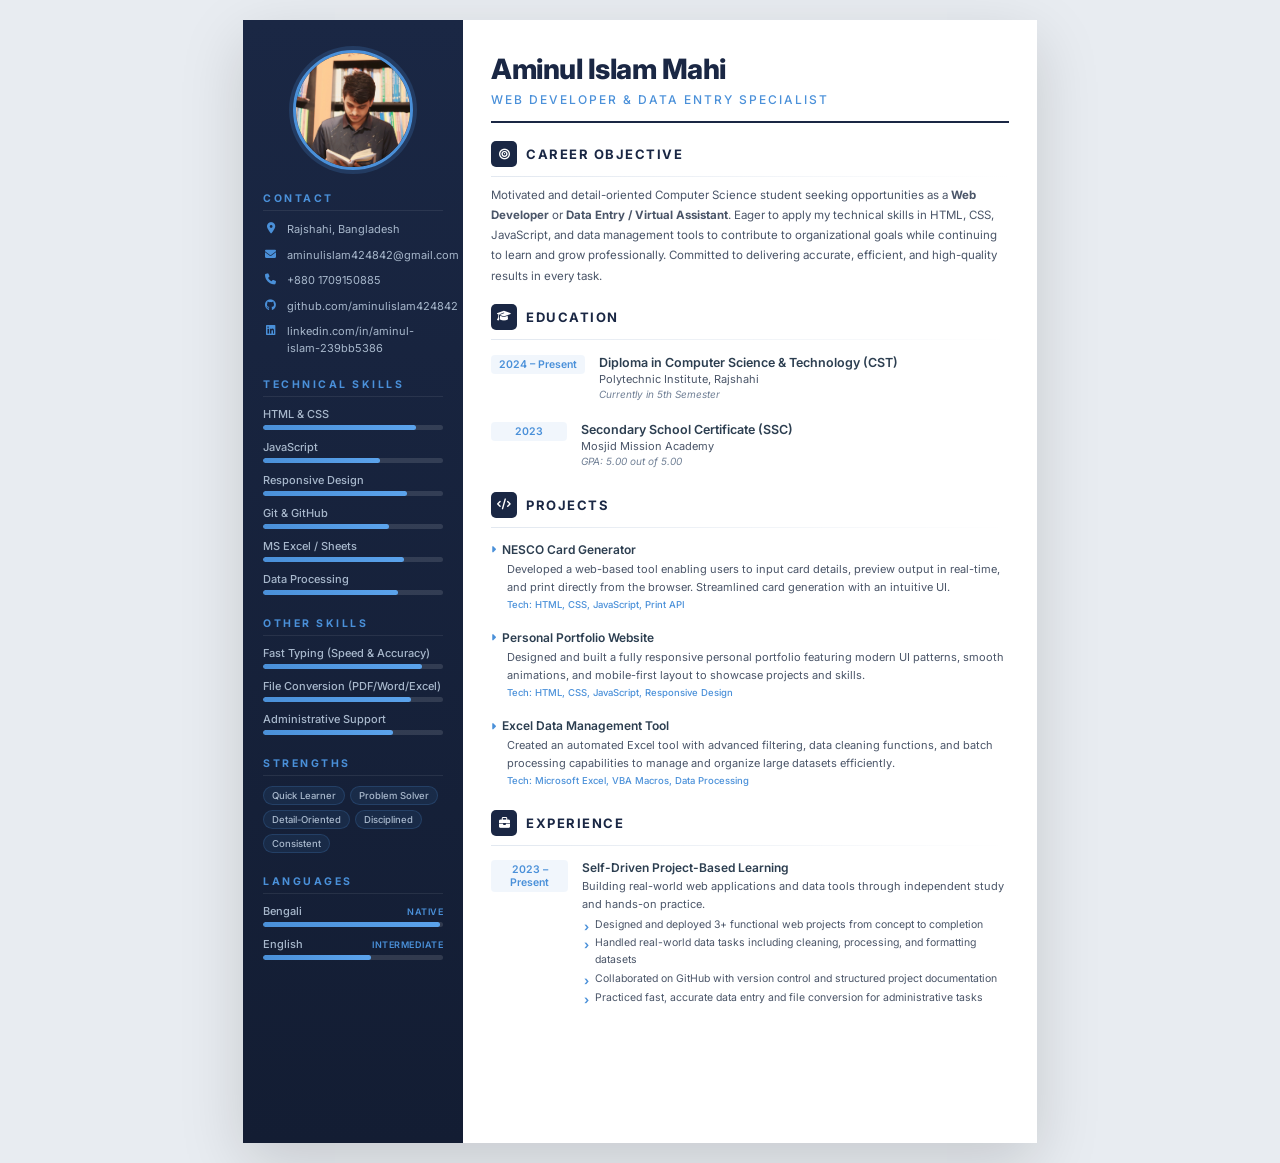
<file: cv.html>
<!doctype html>
<html lang="en">
  <head>
    <meta charset="UTF-8" />
    <meta name="viewport" content="width=device-width, initial-scale=1.0" />
    <title>Aminul Islam - CV</title>
    <link
      href="https://fonts.googleapis.com/css2?family=Inter:wght@300;400;500;600;700;800&display=swap"
      rel="stylesheet"
    />
    <link
      rel="stylesheet"
      href="https://cdnjs.cloudflare.com/ajax/libs/font-awesome/6.5.0/css/all.min.css"
    />
    <style>
      *,
      *::before,
      *::after {
        margin: 0;
        padding: 0;
        box-sizing: border-box;
      }

      :root {
        --sidebar-bg: #1a2744;
        --sidebar-bg-dark: #131d33;
        --accent: #4a90d9;
        --accent-light: #5ba3ec;
        --text-light: #ffffff;
        --text-muted: #a8b8cc;
        --text-dark: #2c3e50;
        --text-body: #4a5568;
        --bg-white: #ffffff;
        --section-line: #e2e8f0;
        --skill-bar-bg: rgba(255, 255, 255, 0.12);
      }

      body {
        font-family:
          "Inter",
          -apple-system,
          BlinkMacSystemFont,
          sans-serif;
        background: #e8ecf1;
        color: var(--text-body);
        display: flex;
        justify-content: center;
        align-items: flex-start;
        min-height: 100vh;
        padding: 20px;
        -webkit-font-smoothing: antialiased;
      }

      .cv-container {
        width: 210mm;
        min-height: 297mm;
        max-width: 100%;
        background: var(--bg-white);
        display: grid;
        grid-template-columns: 220px 1fr;
        box-shadow: 0 20px 60px rgba(0, 0, 0, 0.15);
        overflow: hidden;
      }

      /* ===== SIDEBAR ===== */
      .sidebar {
        background: linear-gradient(
          180deg,
          var(--sidebar-bg) 0%,
          var(--sidebar-bg-dark) 100%
        );
        color: var(--text-light);
        padding: 30px 20px;
        display: flex;
        flex-direction: column;
        gap: 22px;
      }

      .profile-photo-wrapper {
        display: flex;
        justify-content: center;
      }

      .profile-photo {
        width: 120px;
        height: 120px;
        border-radius: 50%;
        border: 3px solid var(--accent);
        overflow: hidden;
        box-shadow: 0 0 0 4px rgba(74, 144, 217, 0.2);
      }

      .profile-photo .placeholder {
        width: 100%;
        height: 100%;
        background: linear-gradient(135deg, var(--accent), #6c5ce7);
        display: flex;
        align-items: center;
        justify-content: center;
        font-size: 38px;
        font-weight: 700;
        color: white;
      }

      .profile-img {
        width: 100%;
        height: 100%;
        object-fit: cover;
        object-position: center top;
        display: block;
      }

      .sidebar-section {
        display: flex;
        flex-direction: column;
        gap: 10px;
      }

      .sidebar-title {
        font-size: 10.5px;
        font-weight: 700;
        letter-spacing: 2.5px;
        text-transform: uppercase;
        color: var(--accent);
        padding-bottom: 5px;
        border-bottom: 1px solid rgba(255, 255, 255, 0.08);
      }

      .contact-list {
        display: flex;
        flex-direction: column;
        gap: 9px;
      }

      .contact-item {
        display: flex;
        align-items: flex-start;
        gap: 9px;
      }

      .contact-item i {
        font-size: 11px;
        color: var(--accent);
        width: 15px;
        text-align: center;
        margin-top: 2px;
        flex-shrink: 0;
      }

      .contact-item span {
        font-size: 11px;
        font-weight: 400;
        color: var(--text-muted);
        line-height: 1.5;
      }

      .skill-list {
        display: flex;
        flex-direction: column;
        gap: 10px;
      }

      .skill-item {
        display: flex;
        flex-direction: column;
        gap: 4px;
      }

      .skill-name {
        font-size: 11px;
        font-weight: 500;
        color: var(--text-muted);
      }

      .skill-bar {
        width: 100%;
        height: 5px;
        background: var(--skill-bar-bg);
        border-radius: 10px;
        overflow: hidden;
      }

      .skill-fill {
        height: 100%;
        border-radius: 10px;
        background: linear-gradient(90deg, var(--accent), var(--accent-light));
      }

      .language-list {
        display: flex;
        flex-direction: column;
        gap: 10px;
      }

      .language-item {
        display: flex;
        flex-direction: column;
        gap: 4px;
      }

      .language-header {
        display: flex;
        justify-content: space-between;
        align-items: center;
      }

      .language-name {
        font-size: 11px;
        font-weight: 500;
        color: var(--text-muted);
      }

      .language-level {
        font-size: 9px;
        font-weight: 600;
        color: var(--accent);
        text-transform: uppercase;
        letter-spacing: 0.5px;
      }

      .lang-bar {
        width: 100%;
        height: 5px;
        background: var(--skill-bar-bg);
        border-radius: 10px;
        overflow: hidden;
      }

      .lang-fill {
        height: 100%;
        border-radius: 10px;
        background: linear-gradient(90deg, var(--accent), var(--accent-light));
      }

      .strength-tags {
        display: flex;
        flex-wrap: wrap;
        gap: 5px;
      }

      .strength-tag {
        font-size: 9.5px;
        font-weight: 500;
        color: var(--text-muted);
        background: rgba(74, 144, 217, 0.1);
        border: 1px solid rgba(74, 144, 217, 0.2);
        padding: 3px 8px;
        border-radius: 20px;
      }

      /* ===== MAIN CONTENT ===== */
      .main-content {
        padding: 32px 28px 26px;
        display: flex;
        flex-direction: column;
        gap: 18px;
      }

      .name-header {
        display: flex;
        flex-direction: column;
        gap: 3px;
        padding-bottom: 14px;
        border-bottom: 2.5px solid var(--sidebar-bg);
      }

      .full-name {
        font-size: 28px;
        font-weight: 800;
        color: var(--sidebar-bg);
        letter-spacing: -0.5px;
      }

      .job-title {
        font-size: 12px;
        font-weight: 500;
        color: var(--accent);
        letter-spacing: 2px;
        text-transform: uppercase;
        margin-top: 3px;
      }

      .section {
        display: flex;
        flex-direction: column;
        gap: 8px;
      }

      .section-header {
        display: flex;
        align-items: center;
        gap: 9px;
        margin-bottom: 1px;
      }

      .section-icon {
        width: 26px;
        height: 26px;
        background: var(--sidebar-bg);
        border-radius: 5px;
        display: flex;
        align-items: center;
        justify-content: center;
        color: white;
        font-size: 11px;
        flex-shrink: 0;
      }

      .section-title {
        font-size: 13px;
        font-weight: 700;
        color: var(--sidebar-bg);
        text-transform: uppercase;
        letter-spacing: 1.5px;
      }

      .section-divider {
        width: 100%;
        height: 1px;
        background: linear-gradient(90deg, var(--section-line), transparent);
      }

      .objective-text {
        font-size: 11.5px;
        line-height: 1.75;
        color: var(--text-body);
      }

      .edu-item {
        display: flex;
        gap: 14px;
        padding: 7px 0;
      }

      .edu-year {
        min-width: 76px;
        font-size: 10.5px;
        font-weight: 600;
        color: var(--accent);
        background: rgba(74, 144, 217, 0.08);
        padding: 3px 8px;
        border-radius: 4px;
        text-align: center;
        height: fit-content;
      }

      .edu-details {
        display: flex;
        flex-direction: column;
        gap: 2px;
      }

      .edu-degree {
        font-size: 12.5px;
        font-weight: 600;
        color: var(--text-dark);
      }

      .edu-school {
        font-size: 11px;
        color: var(--text-body);
      }

      .edu-note {
        font-size: 10px;
        color: #718096;
        font-style: italic;
      }

      .project-item {
        padding: 6px 0;
        display: flex;
        flex-direction: column;
        gap: 3px;
      }

      .project-name {
        font-size: 12px;
        font-weight: 600;
        color: var(--text-dark);
        display: flex;
        align-items: center;
        gap: 6px;
      }

      .project-name i {
        font-size: 10px;
        color: var(--accent);
      }

      .project-desc {
        font-size: 11px;
        color: var(--text-body);
        line-height: 1.65;
        padding-left: 16px;
      }

      .project-tech {
        font-size: 9.5px;
        color: var(--accent);
        font-weight: 500;
        padding-left: 16px;
      }

      .exp-item {
        display: flex;
        gap: 14px;
        padding: 6px 0;
      }

      .exp-period {
        min-width: 76px;
        font-size: 10.5px;
        font-weight: 600;
        color: var(--accent);
        background: rgba(74, 144, 217, 0.08);
        padding: 3px 8px;
        border-radius: 4px;
        text-align: center;
        height: fit-content;
      }

      .exp-details {
        display: flex;
        flex-direction: column;
        gap: 3px;
      }

      .exp-role {
        font-size: 12px;
        font-weight: 600;
        color: var(--text-dark);
      }

      .exp-desc {
        font-size: 11px;
        color: var(--text-body);
        line-height: 1.6;
      }

      .exp-highlights {
        list-style: none;
        padding-left: 0;
        display: flex;
        flex-direction: column;
        gap: 2px;
      }

      .exp-highlights li {
        font-size: 10.5px;
        color: var(--text-body);
        line-height: 1.6;
        padding-left: 13px;
        position: relative;
      }

      .exp-highlights li::before {
        content: "›";
        position: absolute;
        left: 2px;
        color: var(--accent);
        font-weight: 700;
        font-size: 12px;
      }

      /* ===== DOWNLOAD BUTTON (screen only) ===== */
      .download-btn {
        position: fixed;
        top: 14px;
        right: 14px;
        background: var(--sidebar-bg);
        color: white;
        border: none;
        padding: 11px 22px;
        border-radius: 8px;
        font-size: 13px;
        font-weight: 600;
        cursor: pointer;
        display: flex;
        align-items: center;
        gap: 8px;
        box-shadow: 0 4px 15px rgba(0, 0, 0, 0.25);
        z-index: 10;
        transition: all 0.2s;
        font-family: "Inter", sans-serif;
      }

      .download-btn:hover {
        background: var(--accent);
        transform: translateY(-2px);
      }

      /* ===== PRINT / PDF ===== */
      @media print {
        body {
          background: white;
          padding: 0;
          margin: 0;
        }

        .cv-container {
          box-shadow: none;
          width: 100%;
          min-height: auto;
          grid-template-columns: 220px 1fr;
        }

        .download-btn,
        .ats-note {
          display: none !important;
        }

        .skill-fill,
        .lang-fill,
        .sidebar,
        .section-icon,
        .profile-photo,
        .strength-tag,
        .edu-year,
        .exp-period {
          -webkit-print-color-adjust: exact;
          print-color-adjust: exact;
        }

        @page {
          size: A4;
          margin: 0;
        }
      }

      @media (max-width: 768px) {
        body {
          padding: 8px;
        }
        .cv-container {
          grid-template-columns: 1fr;
          width: 100%;
          min-height: auto;
        }
        .sidebar {
          padding: 20px 16px;
          align-items: center;
        }
        .main-content {
          padding: 20px 16px;
        }
        .full-name {
          font-size: 22px;
        }
        .download-btn {
          font-size: 11px;
          padding: 8px 14px;
          top: 8px;
          right: 8px;
        }
      }
    </style>
  </head>
  <body>
    <div class="cv-container">
      <!-- ===== SIDEBAR ===== -->
      <aside class="sidebar">
        <div class="profile-photo-wrapper">
          <div class="profile-photo">
            <img
              src="assets/image/2nd.jpg"
              alt="Aminul Islam"
              class="profile-img"
            />
          </div>
        </div>

        <!-- Contact -->
        <div class="sidebar-section">
          <div class="sidebar-title">Contact</div>
          <div class="contact-list">
            <div class="contact-item">
              <i class="fas fa-map-marker-alt"></i>
              <span>Rajshahi, Bangladesh</span>
            </div>
            <div class="contact-item">
              <i class="fas fa-envelope"></i>
              <span>aminulislam424842@gmail.com</span>
            </div>
            <div class="contact-item">
              <i class="fas fa-phone"></i>
              <span>+880 1709150885</span>
            </div>
            <div class="contact-item">
              <i class="fab fa-github"></i>
              <span>github.com/aminulislam424842</span>
            </div>
            <div class="contact-item">
              <i class="fab fa-linkedin"></i>
              <span>linkedin.com/in/aminul-islam-239bb5386</span>
            </div>
          </div>
        </div>

        <!-- Technical Skills -->
        <div class="sidebar-section">
          <div class="sidebar-title">Technical Skills</div>
          <div class="skill-list">
            <div class="skill-item">
              <span class="skill-name">HTML & CSS</span>
              <div class="skill-bar">
                <div class="skill-fill" style="width: 85%"></div>
              </div>
            </div>
            <div class="skill-item">
              <span class="skill-name">JavaScript</span>
              <div class="skill-bar">
                <div class="skill-fill" style="width: 65%"></div>
              </div>
            </div>
            <div class="skill-item">
              <span class="skill-name">Responsive Design</span>
              <div class="skill-bar">
                <div class="skill-fill" style="width: 80%"></div>
              </div>
            </div>
            <div class="skill-item">
              <span class="skill-name">Git & GitHub</span>
              <div class="skill-bar">
                <div class="skill-fill" style="width: 70%"></div>
              </div>
            </div>
            <div class="skill-item">
              <span class="skill-name">MS Excel / Sheets</span>
              <div class="skill-bar">
                <div class="skill-fill" style="width: 78%"></div>
              </div>
            </div>
            <div class="skill-item">
              <span class="skill-name">Data Processing</span>
              <div class="skill-bar">
                <div class="skill-fill" style="width: 75%"></div>
              </div>
            </div>
          </div>
        </div>

        <!-- Other Skills -->
        <div class="sidebar-section">
          <div class="sidebar-title">Other Skills</div>
          <div class="skill-list">
            <div class="skill-item">
              <span class="skill-name">Fast Typing (Speed & Accuracy)</span>
              <div class="skill-bar">
                <div class="skill-fill" style="width: 88%"></div>
              </div>
            </div>
            <div class="skill-item">
              <span class="skill-name">File Conversion (PDF/Word/Excel)</span>
              <div class="skill-bar">
                <div class="skill-fill" style="width: 82%"></div>
              </div>
            </div>
            <div class="skill-item">
              <span class="skill-name">Administrative Support</span>
              <div class="skill-bar">
                <div class="skill-fill" style="width: 72%"></div>
              </div>
            </div>
          </div>
        </div>

        <!-- Strengths -->
        <div class="sidebar-section">
          <div class="sidebar-title">Strengths</div>
          <div class="strength-tags">
            <span class="strength-tag">Quick Learner</span>
            <span class="strength-tag">Problem Solver</span>
            <span class="strength-tag">Detail-Oriented</span>
            <span class="strength-tag">Disciplined</span>
            <span class="strength-tag">Consistent</span>
          </div>
        </div>

        <!-- Languages -->
        <div class="sidebar-section">
          <div class="sidebar-title">Languages</div>
          <div class="language-list">
            <div class="language-item">
              <div class="language-header">
                <span class="language-name">Bengali</span>
                <span class="language-level">Native</span>
              </div>
              <div class="lang-bar">
                <div class="lang-fill" style="width: 98%"></div>
              </div>
            </div>
            <div class="language-item">
              <div class="language-header">
                <span class="language-name">English</span>
                <span class="language-level">Intermediate</span>
              </div>
              <div class="lang-bar">
                <div class="lang-fill" style="width: 60%"></div>
              </div>
            </div>
          </div>
        </div>
      </aside>

      <!-- ===== MAIN CONTENT ===== -->
      <main class="main-content">
        <div class="name-header">
          <h1 class="full-name">Aminul Islam Mahi</h1>
          <p class="job-title">Web Developer & Data Entry Specialist</p>
        </div>

        <!-- Career Objective -->
        <div class="section">
          <div class="section-header">
            <div class="section-icon"><i class="fas fa-bullseye"></i></div>
            <h2 class="section-title">Career Objective</h2>
          </div>
          <div class="section-divider"></div>
          <p class="objective-text">
            Motivated and detail-oriented Computer Science student seeking
            opportunities as a
            <strong>Web Developer</strong> or
            <strong>Data Entry / Virtual Assistant</strong>. Eager to apply my
            technical skills in HTML, CSS, JavaScript, and data management tools
            to contribute to organizational goals while continuing to learn and
            grow professionally. Committed to delivering accurate, efficient,
            and high-quality results in every task.
          </p>
        </div>

        <!-- Education -->
        <div class="section">
          <div class="section-header">
            <div class="section-icon">
              <i class="fas fa-graduation-cap"></i>
            </div>
            <h2 class="section-title">Education</h2>
          </div>
          <div class="section-divider"></div>
          <div class="edu-item">
            <span class="edu-year">2024 – Present</span>
            <div class="edu-details">
              <div class="edu-degree">
                Diploma in Computer Science & Technology (CST)
              </div>
              <div class="edu-school">Polytechnic Institute, Rajshahi</div>
              <div class="edu-note">Currently in 5th Semester</div>
            </div>
          </div>
          <div class="edu-item">
            <span class="edu-year">2023</span>
            <div class="edu-details">
              <div class="edu-degree">Secondary School Certificate (SSC)</div>
              <div class="edu-school">Mosjid Mission Academy</div>
              <div class="edu-note">GPA: 5.00 out of 5.00</div>
            </div>
          </div>
        </div>

        <!-- Projects -->
        <div class="section">
          <div class="section-header">
            <div class="section-icon"><i class="fas fa-code"></i></div>
            <h2 class="section-title">Projects</h2>
          </div>
          <div class="section-divider"></div>
          <div class="project-item">
            <div class="project-name">
              <i class="fas fa-caret-right"></i> NESCO Card Generator
            </div>
            <div class="project-desc">
              Developed a web-based tool enabling users to input card details,
              preview output in real-time, and print directly from the browser.
              Streamlined card generation with an intuitive UI.
            </div>
            <div class="project-tech">
              Tech: HTML, CSS, JavaScript, Print API
            </div>
          </div>
          <div class="project-item">
            <div class="project-name">
              <i class="fas fa-caret-right"></i> Personal Portfolio Website
            </div>
            <div class="project-desc">
              Designed and built a fully responsive personal portfolio featuring
              modern UI patterns, smooth animations, and mobile-first layout to
              showcase projects and skills.
            </div>
            <div class="project-tech">
              Tech: HTML, CSS, JavaScript, Responsive Design
            </div>
          </div>
          <div class="project-item">
            <div class="project-name">
              <i class="fas fa-caret-right"></i> Excel Data Management Tool
            </div>
            <div class="project-desc">
              Created an automated Excel tool with advanced filtering, data
              cleaning functions, and batch processing capabilities to manage
              and organize large datasets efficiently.
            </div>
            <div class="project-tech">
              Tech: Microsoft Excel, VBA Macros, Data Processing
            </div>
          </div>
        </div>

        <!-- Experience -->
        <div class="section">
          <div class="section-header">
            <div class="section-icon"><i class="fas fa-briefcase"></i></div>
            <h2 class="section-title">Experience</h2>
          </div>
          <div class="section-divider"></div>
          <div class="exp-item">
            <span class="exp-period">2023 – Present</span>
            <div class="exp-details">
              <div class="exp-role">Self-Driven Project-Based Learning</div>
              <div class="exp-desc">
                Building real-world web applications and data tools through
                independent study and hands-on practice.
              </div>
              <ul class="exp-highlights">
                <li>
                  Designed and deployed 3+ functional web projects from concept
                  to completion
                </li>
                <li>
                  Handled real-world data tasks including cleaning, processing,
                  and formatting datasets
                </li>
                <li>
                  Collaborated on GitHub with version control and structured
                  project documentation
                </li>
                <li>
                  Practiced fast, accurate data entry and file conversion for
                  administrative tasks
                </li>
              </ul>
            </div>
          </div>
        </div>
      </main>
    </div>
  </body>
</html>
</file>
<file: css/style.css>
/* ===== CSS VARIABLES ===== */
:root {
  /* Colors */
  --brand-50: #eff6ff;
  --brand-100: #dbeafe;
  --brand-200: #bfdbfe;
  --brand-300: #93c5fd;
  --brand-400: #60a5fa;
  --brand-500: #3b82f6;
  --brand-600: #2563eb;
  --brand-700: #1d4ed8;
  --brand-800: #1e40af;
  --brand-900: #1e3a5f;

  --green-50: #f0fdf4;
  --green-100: #dcfce7;
  --green-600: #16a34a;
  --green-700: #15803d;

  --blue-50: #eff6ff;
  --blue-100: #dbeafe;
  --blue-400: #60a5fa;
  --blue-500: #3b82f6;
  --blue-600: #2563eb;

  --purple-50: #faf5ff;
  --purple-100: #f3e8ff;
  --purple-400: #a78bfa;
  --purple-500: #8b5cf6;
  --purple-600: #7c3aed;

  --emerald-50: #ecfdf5;
  --emerald-100: #d1fae5;
  --emerald-400: #34d399;
  --emerald-500: #10b981;
  --emerald-600: #059669;

  --amber-50: #fffbeb;
  --amber-100: #fef3c7;
  --amber-400: #fbbf24;
  --amber-500: #f59e0b;
  --amber-600: #d97706;
  --amber-700: #b45309;

  --rose-50: #fff1f2;
  --rose-100: #ffe4e6;
  --rose-400: #fb7185;
  --rose-500: #f43f5e;
  --rose-600: #e11d48;

  --red-400: #f87171;
  --red-500: #ef4444;
  --red-600: #dc2626;

  --sky-50: #f0f9ff;
  --sky-100: #e0f2fe;
  --sky-400: #38bdf8;
  --sky-500: #0ea5e9;
  --sky-600: #0284c7;

  --slate-50: #f8fafc;
  --slate-100: #f1f5f9;
  --slate-200: #e2e8f0;
  --slate-300: #cbd5e1;
  --slate-400: #94a3b8;
  --slate-500: #64748b;
  --slate-600: #475569;
  --slate-700: #334155;
  --slate-800: #1e293b;
  --slate-900: #0f172a;
  --slate-950: #020617;

  /* Light Theme */
  --bg-primary: #ffffff;
  --bg-secondary: #f8fafc;
  --bg-card: #ffffff;
  --bg-input: #f8fafc;
  --text-primary: #1e293b;
  --text-secondary: #475569;
  --text-muted: #94a3b8;
  --border: #e2e8f0;
  --border-light: #f1f5f9;
  --shadow-sm: 0 1px 2px rgba(0, 0, 0, 0.05);
  --shadow-md: 0 4px 6px -1px rgba(0, 0, 0, 0.07), 0 2px 4px -2px rgba(0, 0, 0, 0.05);
  --shadow-lg: 0 10px 15px -3px rgba(0, 0, 0, 0.08), 0 4px 6px -4px rgba(0, 0, 0, 0.04);
  --shadow-xl: 0 20px 25px -5px rgba(0, 0, 0, 0.08), 0 8px 10px -6px rgba(0, 0, 0, 0.04);
  --shadow-2xl: 0 25px 50px -12px rgba(0, 0, 0, 0.15);
  --nav-bg: rgba(255, 255, 255, 0.85);
  --nav-border: rgba(226, 232, 240, 0.6);
}

/* Dark Theme */
.dark {
  --bg-primary: #020617;
  --bg-secondary: rgba(15, 23, 42, 0.5);
  --bg-card: rgba(30, 41, 59, 0.6);
  --bg-input: rgba(15, 23, 42, 0.6);
  --text-primary: #e2e8f0;
  --text-secondary: #94a3b8;
  --text-muted: #64748b;
  --border: rgba(51, 65, 85, 0.4);
  --border-light: rgba(51, 65, 85, 0.3);
  --shadow-sm: 0 1px 2px rgba(0, 0, 0, 0.3);
  --shadow-md: 0 4px 6px rgba(0, 0, 0, 0.3);
  --shadow-lg: 0 10px 15px rgba(0, 0, 0, 0.3);
  --shadow-xl: 0 20px 25px rgba(0, 0, 0, 0.3);
  --shadow-2xl: 0 25px 50px rgba(0, 0, 0, 0.4);
  --nav-bg: rgba(15, 23, 42, 0.85);
  --nav-border: rgba(51, 65, 85, 0.4);
}

/* ===== RESET & BASE ===== */
*,
*::before,
*::after {
  margin: 0;
  padding: 0;
  box-sizing: border-box;
}

html {
  scroll-behavior: smooth;
  -webkit-text-size-adjust: 100%;
}

body {
  font-family: 'Inter', -apple-system, BlinkMacSystemFont, 'Segoe UI', sans-serif;
  background-color: var(--bg-primary);
  color: var(--text-primary);
  line-height: 1.6;
  transition: background-color 0.5s ease, color 0.5s ease;
  overflow-x: hidden;
  -webkit-font-smoothing: antialiased;
  -moz-osx-font-smoothing: grayscale;
}

img {
  display: block;
  max-width: 100%;
  height: auto;
}

a {
  color: inherit;
  text-decoration: none;
}

button {
  font-family: inherit;
  cursor: pointer;
  border: none;
  background: none;
  color: inherit;
}

input,
select,
textarea {
  font-family: inherit;
  font-size: inherit;
}

/* ===== UTILITY ===== */
.container {
  max-width: 1280px;
  margin: 0 auto;
  padding: 0 24px;
}

.container-narrow {
  max-width: 896px;
}

.text-accent {
  color: var(--brand-600);
}

.text-red {
  color: var(--red-400);
}

.gradient-text {
  background: linear-gradient(135deg, #2563eb, #3b82f6, #60a5fa);
  -webkit-background-clip: text;
  -webkit-text-fill-color: transparent;
  background-clip: text;
}

@keyframes spin {
  to {
    transform: rotate(360deg);
  }
}

.spin {
  animation: spin 1s linear infinite;
}

/* ===== TYPOGRAPHY ===== */
.font-serif {
  font-family: 'Playfair Display', serif;
}

.section-label {
  display: block;
  font-size: 10px;
  font-weight: 700;
  letter-spacing: 0.2em;
  text-transform: uppercase;
  color: var(--brand-600);
  margin-bottom: 16px;
}

.section-title {
  font-family: 'Playfair Display', serif;
  font-size: clamp(1.875rem, 4vw, 3rem);
  font-weight: 500;
  letter-spacing: -0.025em;
  line-height: 1.15;
  color: var(--text-primary);
  margin-bottom: 0;
}

.section-subtitle {
  font-size: 1rem;
  color: var(--text-secondary);
  margin-top: 16px;
  max-width: 560px;
  margin-left: auto;
  margin-right: auto;
}

.section-header {
  text-align: center;
  margin-bottom: 64px;
}

/* ===== SECTION ===== */
.section {
  padding: 96px 0;
}

.section-alt {
  background-color: var(--bg-secondary);
}

/* ===== BUTTONS ===== */
.btn {
  display: inline-flex;
  align-items: center;
  justify-content: center;
  gap: 8px;
  font-size: 11px;
  font-weight: 600;
  letter-spacing: 0.1em;
  text-transform: uppercase;
  border-radius: 9999px;
  transition: all 0.3s ease;
  cursor: pointer;
  border: none;
  white-space: nowrap;
}

.btn-primary {
  background-color: var(--brand-600);
  color: #fff;
  padding: 10px 20px;
}

.btn-primary:hover {
  background-color: var(--brand-700);
  transform: scale(1.05);
  box-shadow: 0 10px 15px -3px rgba(37, 99, 235, 0.25);
}

.btn-outline {
  border: 2px solid var(--border);
  color: var(--text-secondary);
  padding: 14px 28px;
  background: transparent;
}

.btn-outline:hover {
  border-color: var(--brand-400);
  color: var(--brand-600);
  transform: scale(1.05);
}

.btn-ghost {
  color: var(--text-muted);
  padding: 14px 12px;
  background: transparent;
  font-size: 12px;
}

.btn-ghost:hover {
  color: var(--brand-600);
}

.btn-ghost svg {
  transition: transform 0.3s ease;
}

.btn-ghost:hover svg {
  transform: translateY(2px);
}

.btn-dark {
  background-color: var(--slate-900);
  color: #fff;
  padding: 10px 20px;
}

.dark .btn-dark {
  background-color: #fff;
  color: var(--slate-900);
}

.btn-dark:hover {
  opacity: 0.9;
  transform: scale(1.05);
}

.btn-lg {
  padding: 16px 28px;
  font-size: 11px;
}

.btn-nav {
  padding: 10px 20px;
  display: none;
}

.btn-full {
  width: 100%;
}

/* ===== SCROLL REVEAL ===== */
.reveal {
  opacity: 0;
  filter: blur(6px);
  transform: translateY(28px);
  transition: all 1.1s cubic-bezier(0.16, 1, 0.3, 1);
}

.reveal.active {
  opacity: 1;
  filter: blur(0);
  transform: translateY(0);
}

.reveal-d1 {
  transition-delay: 100ms;
}

.reveal-d2 {
  transition-delay: 200ms;
}

.reveal-d3 {
  transition-delay: 300ms;
}

.reveal-d4 {
  transition-delay: 400ms;
}

.reveal-d5 {
  transition-delay: 500ms;
}

/* ===== NAVIGATION ===== */
.nav {
  position: fixed;
  top: 0;
  left: 0;
  right: 0;
  z-index: 100;
  background: var(--nav-bg);
  backdrop-filter: blur(16px);
  -webkit-backdrop-filter: blur(16px);
  border-bottom: 1px solid var(--nav-border);
  transition: box-shadow 0.3s ease, background 0.5s ease;
}

.nav.scrolled {
  box-shadow: var(--shadow-sm);
}

.nav-inner {
  max-width: 1280px;
  margin: 0 auto;
  padding: 0 24px;
  height: 64px;
  display: flex;
  align-items: center;
  justify-content: space-between;
}

.nav-logo {
  display: flex;
  align-items: center;
  gap: 10px;
  font-weight: 600;
  font-size: 15px;
  color: var(--text-primary);
}

.nav-logo img {
  width: 50px;
  height: 50px;
  object-fit: contain;
}

.nav-logo-icon {
  width: px;
  height: 8px;
  background: var(--brand-600);
  border-radius: 8px;
  display: flex;
  align-items: center;
  justify-content: center;
  color: #fff;
  font-weight: 600;
  font-size: 13px;
  transition: transform 0.3s ease;
}

.nav-logo:hover .nav-logo-icon {
  transform: scale(1.05);
}

.nav-links {
  display: none;
  align-items: center;
  gap: 32px;
}

.nav-link {
  font-size: 13px;
  color: var(--text-muted);
  transition: color 0.3s ease;
}

.nav-link:hover {
  color: var(--brand-600);
}

.nav-actions {
  display: flex;
  align-items: center;
  gap: 8px;
}

.theme-toggle {
  width: 36px;
  height: 36px;
  border-radius: 50%;
  display: flex;
  align-items: center;
  justify-content: center;
  transition: background 0.3s ease;
  color: var(--text-secondary);
}

.theme-toggle:hover {
  background: var(--slate-100);
}

.dark .theme-toggle:hover {
  background: var(--slate-800);
}

.moon-icon {
  display: none;
}

.menu-toggle {
  width: 36px;
  height: 36px;
  border-radius: 50%;
  display: flex;
  align-items: center;
  justify-content: center;
  transition: background 0.3s ease;
  color: var(--text-secondary);
}

.menu-toggle:hover {
  background: var(--slate-100);
}

.dark .menu-toggle:hover {
  background: var(--slate-800);
}

/* ===== MOBILE MENU ===== */
.mobile-overlay {
  position: fixed;
  inset: 0;
  background: rgba(0, 0, 0, 0.4);
  z-index: 110;
  opacity: 0;
  visibility: hidden;
  transition: opacity 0.35s ease, visibility 0.35s ease;
}

.mobile-overlay.open {
  opacity: 1;
  visibility: visible;
}

.mobile-menu {
  position: fixed;
  top: 0;
  right: 0;
  bottom: 0;
  width: 288px;
  background: var(--bg-primary);
  z-index: 120;
  box-shadow: var(--shadow-2xl);
  padding: 32px;
  display: flex;
  flex-direction: column;
  transform: translateX(100%);
  transition: transform 0.35s cubic-bezier(0.16, 1, 0.3, 1);
}

.mobile-menu.open {
  transform: translateX(0);
}

.menu-close {
  align-self: flex-end;
  width: 36px;
  height: 36px;
  border-radius: 50%;
  display: flex;
  align-items: center;
  justify-content: center;
  margin-bottom: 32px;
  color: var(--text-secondary);
  transition: background 0.3s ease;
}

.menu-close:hover {
  background: var(--slate-100);
}

.dark .menu-close:hover {
  background: var(--slate-800);
}

.mobile-menu-links {
  display: flex;
  flex-direction: column;
  gap: 24px;
}

.mobile-link {
  font-size: 18px;
  font-weight: 500;
  color: var(--text-primary);
  transition: color 0.3s ease;
}

.mobile-link:hover {
  color: var(--brand-600);
}

.mobile-cta {
  margin-top: auto;
  padding: 14px 24px;
}

/* ===== STICKY HIRE ===== */
.sticky-hire {
  position: fixed;
  bottom: 24px;
  right: 24px;
  z-index: 90;
  display: flex;
  align-items: center;
  gap: 8px;
  background: var(--brand-600);
  color: #fff;
  font-size: 10px;
  font-weight: 700;
  letter-spacing: 0.1em;
  text-transform: uppercase;
  padding: 14px 20px;
  border-radius: 9999px;
  box-shadow: 0 4px 14px rgba(37, 99, 235, 0.3);
  transition: background 0.3s ease;
  animation: sticky-pulse 2.5s infinite;
}

.sticky-hire:hover {
  background: var(--brand-700);
}

@keyframes sticky-pulse {

  0%,
  100% {
    box-shadow: 0 0 0 0 rgba(37, 99, 235, 0.5);
  }

  50% {
    box-shadow: 0 0 0 10px rgba(37, 99, 235, 0);
  }
}

/* ===== HERO ===== */
.hero {
  position: relative;
  min-height: 100vh;
  display: flex;
  align-items: center;
  overflow: hidden;
  padding-top: 64px;
}

.hero-bg {
  position: absolute;
  inset: 0;
  z-index: -1;
  overflow: hidden;
}

.hero-blob {
  position: absolute;
  border-radius: 50%;
  filter: blur(64px);
  opacity: 0.5;
}

.hero-blob-1 {
  top: 80px;
  right: 40px;
  width: 384px;
  height: 384px;
  background: var(--brand-100);
  animation: float 4s ease-in-out infinite;
}

.dark .hero-blob-1 {
  background: rgba(30, 58, 95, 0.3);
}

.hero-blob-2 {
  bottom: 80px;
  left: 40px;
  width: 320px;
  height: 320px;
  background: var(--blue-50);
  animation: float 4s ease-in-out 1.5s infinite;
}

.dark .hero-blob-2 {
  background: rgba(30, 64, 175, 0.1);
}

.hero-grid {
  position: absolute;
  inset: 0;
  opacity: 0.03;
  background-image: radial-gradient(circle, var(--brand-500) 1px, transparent 1px);
  background-size: 30px 30px;
}

.dark .hero-grid {
  opacity: 0.05;
}

@keyframes float {

  0%,
  100% {
    transform: translateY(0);
  }

  50% {
    transform: translateY(-12px);
  }
}

.hero-grid-layout {
  display: grid;
  grid-template-columns: 1fr;
  gap: 64px;
  align-items: center;
  padding-top: 112px;
  padding-bottom: 80px;
}

.hero-content {
  order: 2;
}

.badge {
  display: inline-flex;
  align-items: center;
  gap: 8px;
  background: var(--brand-50);
  border: 1px solid var(--brand-200);
  color: var(--brand-700);
  font-size: 11px;
  font-weight: 600;
  letter-spacing: 0.1em;
  text-transform: uppercase;
  padding: 8px 16px;
  border-radius: 9999px;
  margin-bottom: 32px;
}

.dark .badge {
  background: rgba(30, 58, 95, 0.3);
  border-color: rgba(37, 99, 235, 0.3);
  color: var(--brand-300);
}

.badge-dot {
  width: 8px;
  height: 8px;
  background: var(--green-600);
  border-radius: 50%;
  animation: pulse-dot 2s ease-in-out infinite;
}

@keyframes pulse-dot {

  0%,
  100% {
    opacity: 1;
  }

  50% {
    opacity: 0.4;
  }
}

.hero-title {
  font-family: 'Playfair Display', serif;
  font-size: clamp(2.25rem, 6vw, 4.5rem);
  font-weight: 500;
  letter-spacing: -0.03em;
  line-height: 1.05;
  margin-bottom: 24px;
}

.hero-subtitle {
  font-size: clamp(1rem, 2vw, 1.25rem);
  color: var(--text-secondary);
  line-height: 1.7;
  max-width: 480px;
  margin-bottom: 16px;
}

.hero-tags {
  display: flex;
  flex-wrap: wrap;
  gap: 12px;
  margin-bottom: 40px;
}

.tag {
  font-size: 13px;
  font-weight: 500;
  padding: 6px 12px;
  background: var(--slate-100);
  border-radius: 8px;
  color: var(--text-secondary);
}

.dark .tag {
  background: var(--slate-800);
}

.hero-ctas {
  display: flex;
  flex-wrap: wrap;
  gap: 16px;
  align-items: center;
  margin-bottom: 48px;
}

.hero-stats {
  display: flex;
  gap: 40px;
  padding-top: 32px;
  border-top: 1px solid var(--border-light);
}

.hero-stat-value {
  font-size: 1.5rem;
  font-weight: 600;
  color: var(--text-primary);
}

.hero-stat-label {
  font-size: 10px;
  text-transform: uppercase;
  letter-spacing: 0.15em;
  color: var(--text-muted);
  margin-top: 4px;
}

/* Hero Image */
.hero-image-area {
  order: 1;
  display: flex;
  justify-content: center;
}

.hero-image-wrapper {
  position: relative;
}

.hero-image-frame {
  position: relative;
  width: 288px;
  height: 384px;
  border-radius: 24px;
  overflow: hidden;
  box-shadow: var(--shadow-2xl);
  animation: glow-pulse 3s ease-in-out infinite;
}

@keyframes glow-pulse {

  0%,
  100% {
    box-shadow: 0 0 20px rgba(59, 130, 246, 0.15), var(--shadow-xl);
  }

  50% {
    box-shadow: 0 0 40px rgba(59, 130, 246, 0.3), var(--shadow-xl);
  }
}

.hero-image-frame img {
  width: 100%;
  height: 100%;
  object-fit: cover;
}

.hero-image-overlay {
  position: absolute;
  inset: 0;
  background: linear-gradient(to top, rgba(30, 58, 95, 0.4), transparent, transparent);
}

.hero-float-card {
  position: absolute;
  background: var(--bg-primary);
  border-radius: 16px;
  box-shadow: var(--shadow-xl);
  padding: 16px;
  display: flex;
  align-items: center;
  gap: 12px;
  border: 1px solid var(--border-light);
}

.hero-float-card-1 {
  left: -48px;
  top: 48px;
  animation: float 4s ease-in-out infinite;
}

.hero-float-card-2 {
  right: -32px;
  bottom: 160px;
  animation: float 4s ease-in-out 1.5s infinite;
}

.hero-float-card-3 {
  left: 20px;
  bottom: -20px;
  animation: float 4s ease-in-out 2.5s infinite;
}

.float-icon {
  width: 40px;
  height: 40px;
  border-radius: 12px;
  display: flex;
  align-items: center;
  justify-content: center;
  flex-shrink: 0;
}

.float-icon-green {
  background: var(--green-100);
  color: var(--green-600);
}

.float-icon-blue {
  background: var(--brand-100);
  color: var(--brand-600);
}

.dark .float-icon-green {
  background: rgba(22, 163, 74, 0.15);
}

.dark .float-icon-blue {
  background: rgba(37, 99, 235, 0.15);
}

.float-title {
  font-size: 12px;
  font-weight: 600;
  color: var(--text-primary);
}

.float-sub {
  font-size: 11px;
  color: var(--text-muted);
}

.hero-deco-1 {
  position: absolute;
  bottom: -16px;
  left: -16px;
  width: 96px;
  height: 96px;
  border: 2px solid var(--brand-200);
  border-radius: 16px;
  z-index: -1;
}

.dark .hero-deco-1 {
  border-color: var(--brand-900);
}

.hero-deco-2 {
  position: absolute;
  top: -16px;
  right: -16px;
  width: 64px;
  height: 64px;
  background: var(--brand-100);
  border-radius: 12px;
  z-index: -1;
}

.dark .hero-deco-2 {
  background: rgba(30, 58, 95, 0.3);
}

hero-float-card-3 .float-sub {
  max-width: 140px;
}

/* ডার্ক মোডে ৩য় কার্ডের আইকন কালার (যদি গ্রিন ব্যবহার করেন) */
.dark .hero-float-card-3 .float-icon-green {
  background: rgba(22, 163, 74, 0.15);
}

/* যদি ৩য় কার্ডের জন্য আলাদা কোনো কালার দিতে চান, তবে এটি ব্যবহার করতে পারেন */
.float-icon-purple {
  background: var(--purple-100);
  color: var(--purple-600);
}

.dark .float-icon-purple {
  background: rgba(147, 51, 234, 0.15);
}

/* Scroll Indicator */
.scroll-indicator {
  position: absolute;
  bottom: 32px;
  left: 50%;
  transform: translateX(-50%);
  display: flex;
  flex-direction: column;
  align-items: center;
  gap: 8px;
  color: var(--text-muted);
}

.scroll-indicator span {
  font-size: 10px;
  letter-spacing: 0.2em;
  text-transform: uppercase;
}

.scroll-mouse {
  width: 20px;
  height: 32px;
  border: 2px solid var(--slate-300);
  border-radius: 10px;
  display: flex;
  justify-content: center;
  padding-top: 6px;
}

.dark .scroll-mouse {
  border-color: var(--slate-600);
}

.scroll-dot {
  width: 4px;
  height: 8px;
  background: var(--brand-500);
  border-radius: 2px;
  animation: bounce 2s infinite;
}

@keyframes bounce {

  0%,
  100% {
    transform: translateY(0);
  }

  50% {
    transform: translateY(6px);
  }
}

/* ===== ABOUT ===== */
.about-grid {
  display: grid;
  grid-template-columns: 1fr;
  gap: 80px;
  align-items: center;
}

.about-image-area {
  position: relative;
}

.about-image-frame {
  position: relative;
  border-radius: 24px;
  overflow: hidden;
  box-shadow: var(--shadow-xl);
}

.about-image-frame img {
  width: 100%;
  aspect-ratio: 4/5;
  object-fit: cover;
}

.about-image-overlay {
  position: absolute;
  inset: 0;
  background: linear-gradient(to top, rgba(15, 23, 42, 0.5), transparent, transparent);
}

.about-overlay-card {
  position: absolute;
  bottom: 24px;
  left: 24px;
  right: 24px;
  background: rgba(255, 255, 255, 0.9);
  backdrop-filter: blur(12px);
  border-radius: 16px;
  padding: 20px;
  display: flex;
  align-items: center;
  gap: 16px;
}

.dark .about-overlay-card {
  background: rgba(30, 41, 59, 0.9);
}

.about-overlay-icon {
  width: 48px;
  height: 48px;
  background: var(--brand-600);
  border-radius: 12px;
  display: flex;
  align-items: center;
  justify-content: center;
  color: #fff;
  flex-shrink: 0;
}

.about-overlay-title {
  font-weight: 600;
  font-size: 14px;
  color: var(--text-primary);
}

.about-overlay-sub {
  font-size: 12px;
  color: var(--text-muted);
}

.about-deco {
  position: absolute;
  top: -24px;
  right: -24px;
  width: 128px;
  height: 128px;
  background: var(--brand-100);
  border-radius: 24px;
  z-index: -1;
}

.dark .about-deco {
  background: rgba(30, 58, 95, 0.2);
}

.about-text {
  margin-bottom: 32px;
}

.about-text p {
  font-size: 1rem;
  color: var(--text-secondary);
  line-height: 1.7;
  margin-bottom: 16px;
}

.about-text strong {
  color: var(--text-primary);
}

.about-info-grid {
  display: grid;
  grid-template-columns: 1fr 1fr;
  gap: 16px;
  margin-bottom: 32px;
}

.about-info-item {
  display: flex;
  align-items: center;
  gap: 12px;
  font-size: 13px;
  color: var(--text-secondary);
}

.about-info-item svg {
  color: var(--brand-500);
  flex-shrink: 0;
}

/* ===== SKILLS ===== */
.skills-grid {
  display: grid;
  grid-template-columns: 1fr;
  gap: 64px;
}

.skills-bars {
  display: flex;
  flex-direction: column;
  gap: 28px;
}

.skill-item {
  /* container for each skill */
}

.skill-header {
  display: flex;
  justify-content: space-between;
  align-items: center;
  margin-bottom: 8px;
}

.skill-label {
  display: flex;
  align-items: center;
  gap: 12px;
  font-size: 13px;
  font-weight: 600;
  color: var(--text-primary);
}

.skill-icon {
  width: 32px;
  height: 32px;
  border-radius: 8px;
  display: flex;
  align-items: center;
  justify-content: center;
}

.skill-icon-green {
  background: var(--green-100);
  color: var(--green-600);
}

.skill-icon-blue {
  background: var(--blue-100);
  color: var(--blue-600);
}

.skill-icon-purple {
  background: var(--purple-100);
  color: var(--purple-600);
}

.skill-icon-emerald {
  background: var(--emerald-100);
  color: var(--emerald-600);
}

.skill-icon-amber {
  background: var(--amber-100);
  color: var(--amber-600);
}

.skill-icon-rose {
  background: var(--rose-100);
  color: var(--rose-600);
}

.dark .skill-icon-green {
  background: rgba(22, 163, 74, 0.15);
}

.dark .skill-icon-blue {
  background: rgba(37, 99, 235, 0.15);
}

.dark .skill-icon-purple {
  background: rgba(124, 58, 237, 0.15);
}

.dark .skill-icon-emerald {
  background: rgba(5, 150, 105, 0.15);
}

.dark .skill-icon-amber {
  background: rgba(217, 119, 6, 0.15);
}

.dark .skill-icon-rose {
  background: rgba(225, 29, 72, 0.15);
}

.skill-percent {
  font-size: 13px;
  font-weight: 700;
  color: var(--brand-600);
}

.skill-track {
  width: 100%;
  background: var(--slate-100);
  border-radius: 9999px;
  height: 10px;
  overflow: hidden;
}

.dark .skill-track {
  background: var(--slate-800);
}

.skill-fill {
  height: 10px;
  border-radius: 9999px;
  width: 0%;
  transition: width 1.6s cubic-bezier(0.16, 1, 0.3, 1);
}

.skill-fill-brand {
  background: linear-gradient(to right, var(--brand-500), var(--brand-400));
}

.skill-fill-blue {
  background: linear-gradient(to right, var(--blue-500), var(--blue-400));
}

.skill-fill-purple {
  background: linear-gradient(to right, var(--purple-500), var(--purple-400));
}

.skill-fill-emerald {
  background: linear-gradient(to right, var(--emerald-500), var(--emerald-400));
}

.skill-fill-amber {
  background: linear-gradient(to right, var(--amber-500), var(--amber-400));
}

.skill-fill-rose {
  background: linear-gradient(to right, var(--rose-500), var(--rose-400));
}

/* Skills Extras */
.skills-subtitle {
  font-size: 11px;
  font-weight: 700;
  letter-spacing: 0.15em;
  text-transform: uppercase;
  color: var(--text-muted);
  margin-bottom: 20px;
}

.badges-grid {
  display: flex;
  flex-wrap: wrap;
  gap: 10px;
  margin-bottom: 40px;
}

.badge-item {
  display: inline-flex;
  align-items: center;
  gap: 8px;
  padding: 10px 16px;
  border-radius: 12px;
  font-size: 13px;
  font-weight: 500;
}

.badge-amber {
  background: var(--amber-50);
  border: 1px solid var(--amber-200);
  color: var(--amber-700);
}

.badge-blue {
  background: var(--brand-50);
  border: 1px solid var(--brand-200);
  color: var(--brand-700);
}

.badge-green {
  background: var(--green-50);
  border: 1px solid #bbf7d0;
  color: var(--green-700);
}

.badge-purple {
  background: var(--purple-50);
  border: 1px solid var(--purple-100);
  color: var(--purple-600);
}

.badge-rose {
  background: var(--rose-50);
  border: 1px solid var(--rose-100);
  color: var(--rose-600);
}

.dark .badge-amber {
  background: rgba(217, 119, 6, 0.12);
  border-color: rgba(217, 119, 6, 0.3);
  color: var(--amber-400);
}

.dark .badge-blue {
  background: rgba(37, 99, 235, 0.12);
  border-color: rgba(37, 99, 235, 0.3);
  color: var(--brand-300);
}

.dark .badge-green {
  background: rgba(22, 163, 74, 0.12);
  border-color: rgba(22, 163, 74, 0.3);
  color: var(--emerald-400);
}

.dark .badge-purple {
  background: rgba(124, 58, 237, 0.12);
  border-color: rgba(124, 58, 237, 0.3);
  color: var(--purple-400);
}

.dark .badge-rose {
  background: rgba(225, 29, 72, 0.12);
  border-color: rgba(225, 29, 72, 0.3);
  color: var(--rose-400);
}

.tools-grid {
  display: grid;
  grid-template-columns: repeat(4, 1fr);
  gap: 12px;
  margin-bottom: 40px;
}

.tool-item {
  display: flex;
  flex-direction: column;
  align-items: center;
  gap: 8px;
  padding: 16px;
  background: var(--slate-50);
  border-radius: 16px;
  cursor: default;
  transition: background 0.3s ease, transform 0.3s ease;
}

.tool-item:hover {
  background: var(--brand-50);
  transform: scale(1.05);
}

.dark .tool-item {
  background: rgba(30, 41, 59, 0.6);
}

.dark .tool-item:hover {
  background: rgba(30, 58, 95, 0.3);
}

.tool-item span {
  font-size: 10px;
  font-weight: 600;
  letter-spacing: 0.1em;
  text-transform: uppercase;
  color: var(--text-muted);
}

.tool-item svg {
  transition: transform 0.3s ease;
}

.tool-item:hover svg {
  transform: scale(1.1);
}

/* Why Hire Card */
.why-hire-card {
  background: linear-gradient(135deg, var(--brand-600), var(--brand-700));
  border-radius: 20px;
  padding: 28px;
  color: #fff;
  display: flex;
  align-items: flex-start;
  gap: 16px;
}

.why-hire-icon {
  width: 40px;
  height: 40px;
  background: rgba(255, 255, 255, 0.2);
  border-radius: 12px;
  display: flex;
  align-items: center;
  justify-content: center;
  flex-shrink: 0;
  margin-top: 2px;
}

.why-hire-title {
  font-weight: 600;
  font-size: 14px;
  margin-bottom: 6px;
}

.why-hire-text {
  font-size: 13px;
  line-height: 1.7;
  color: rgba(191, 219, 254, 1);
}

/* ===== PROJECTS ===== */
.projects-grid {
  display: grid;
  grid-template-columns: 1fr;
  gap: 32px;
}

.project-card {
  background: var(--bg-card);
  border-radius: 24px;
  overflow: hidden;
  border: 1px solid var(--border-light);
  box-shadow: var(--shadow-sm);
  transition: transform 0.5s cubic-bezier(0.16, 1, 0.3, 1), box-shadow 0.5s ease;
}

.project-card:hover {
  transform: translateY(-6px);
  box-shadow: var(--shadow-xl);
}

.project-image {
  position: relative;
  overflow: hidden;
}

.project-image img {
  width: 100%;
  height: 250px;
  object-fit: cover;
  transition: transform 0.7s ease;
}

.project-card:hover .project-image img {
  transform: scale(1.1);
}

.project-image-overlay {
  position: absolute;
  inset: 0;
  background: linear-gradient(to top, rgba(0, 0, 0, 0.6), transparent, transparent);
}

.project-badges {
  position: absolute;
  top: 16px;
  left: 16px;
  display: flex;
  gap: 8px;
}

.project-badge {
  font-size: 10px;
  font-weight: 700;
  letter-spacing: 0.1em;
  text-transform: uppercase;
  padding: 4px 12px;
  border-radius: 9999px;
  color: #fff;
}

.project-badge-green {
  background: var(--green-600);
}

.project-badge-blue {
  background: var(--blue-600);
}

.project-badge-purple {
  background: var(--purple-600);
}

.project-badge-amber {
  background: var(--amber-600);
}

.project-badge-glass {
  background: rgba(255, 255, 255, 0.2);
  backdrop-filter: blur(4px);
}

.project-body {
  padding: 28px;
}

.project-title {
  font-size: 17px;
  font-weight: 600;
  margin-bottom: 8px;
  color: var(--text-primary);
  transition: color 0.3s ease;
}

.project-card:hover .project-title {
  color: var(--brand-600);
}

.project-desc {
  font-size: 13px;
  color: var(--text-secondary);
  line-height: 1.7;
  margin-bottom: 16px;
}

.project-footer {
  display: flex;
  align-items: center;
  justify-content: space-between;
  padding-top: 16px;
  border-top: 1px solid var(--border-light);
}

.project-tags {
  display: flex;
  gap: 8px;
  flex-wrap: wrap;
}

.project-tag {
  font-size: 10px;
  font-weight: 600;
  letter-spacing: 0.1em;
  text-transform: uppercase;
  color: var(--text-muted);
  background: var(--slate-100);
  padding: 4px 10px;
  border-radius: 6px;
}

.dark .project-tag {
  background: var(--slate-700);
}

.project-link {
  font-size: 13px;
  font-weight: 500;
  color: var(--brand-600);
  display: flex;
  align-items: center;
  gap: 4px;
  transition: text-decoration 0.3s;
}

.project-link:hover {
  text-decoration: underline;
}

/* GitHub CTA */
.github-cta {
  margin-top: 64px;
  display: flex;
  align-items: center;
  justify-content: center;
  gap: 16px;
  background: var(--bg-card);
  border: 1px solid var(--border);
  border-radius: 20px;
  padding: 24px 32px;
  flex-wrap: wrap;
  color: var(--text-primary);
}

.github-cta-title {
  font-size: 14px;
  font-weight: 600;
}

.github-cta-sub {
  font-size: 12px;
  color: var(--text-muted);
}

/* ===== SERVICES ===== */
.services-grid {
  display: grid;
  grid-template-columns: 1fr;
  gap: 24px;
}

.service-card {
  background: var(--bg-card);
  border-radius: 24px;
  padding: 32px;
  border: 1px solid var(--border-light);
  transition: transform 0.5s cubic-bezier(0.16, 1, 0.3, 1), border-color 0.3s ease, box-shadow 0.5s ease;
}

.service-card:hover {
  transform: translateY(-4px) scale(1.01);
  border-color: var(--brand-300);
  box-shadow: var(--shadow-xl);
}

.dark .service-card:hover {
  border-color: var(--brand-600);
}

.service-icon {
  width: 56px;
  height: 56px;
  border-radius: 16px;
  display: flex;
  align-items: center;
  justify-content: center;
  margin-bottom: 24px;
  transition: background 0.5s ease, color 0.5s ease;
}

.service-icon-brand {
  background: var(--brand-50);
  color: var(--brand-600);
}

.service-icon-green {
  background: var(--green-50);
  color: var(--green-600);
}

.service-icon-red {
  background: var(--rose-50);
  color: var(--red-600);
}

.service-icon-purple {
  background: var(--purple-50);
  color: var(--purple-600);
}

.service-icon-amber {
  background: var(--amber-50);
  color: var(--amber-600);
}

.service-icon-sky {
  background: var(--sky-50);
  color: var(--sky-600);
}

.dark .service-icon-brand {
  background: rgba(37, 99, 235, 0.15);
}

.dark .service-icon-green {
  background: rgba(22, 163, 74, 0.15);
}

.dark .service-icon-red {
  background: rgba(225, 29, 72, 0.15);
}

.dark .service-icon-purple {
  background: rgba(124, 58, 237, 0.15);
}

.dark .service-icon-amber {
  background: rgba(217, 119, 6, 0.15);
}

.dark .service-icon-sky {
  background: rgba(2, 132, 199, 0.15);
}

.service-card:hover .service-icon-brand {
  background: var(--brand-600);
  color: #fff;
}

.service-card:hover .service-icon-green {
  background: var(--green-600);
  color: #fff;
}

.service-card:hover .service-icon-red {
  background: var(--red-600);
  color: #fff;
}

.service-card:hover .service-icon-purple {
  background: var(--purple-600);
  color: #fff;
}

.service-card:hover .service-icon-amber {
  background: var(--amber-600);
  color: #fff;
}

.service-card:hover .service-icon-sky {
  background: var(--sky-600);
  color: #fff;
}

.service-title {
  font-size: 17px;
  font-weight: 600;
  margin-bottom: 12px;
  color: var(--text-primary);
}

.service-desc {
  font-size: 13px;
  color: var(--text-secondary);
  line-height: 1.7;
  margin-bottom: 20px;
}

.service-price {
  padding-top: 20px;
  border-top: 1px solid var(--border-light);
  font-size: 11px;
  font-weight: 600;
  text-transform: uppercase;
  letter-spacing: 0.1em;
  color: var(--brand-600);
}

.service-price-green {
  color: var(--green-600);
}

.service-price-red {
  color: var(--red-600);
}

.service-price-purple {
  color: var(--purple-600);
}

.service-price-amber {
  color: var(--amber-600);
}

.service-price-sky {
  color: var(--sky-600);
}

/* ===== TIMELINE ===== */
.timeline {
  position: relative;
}

.timeline-item {
  position: relative;
  padding-left: 56px;
  padding-bottom: 48px;
}

.timeline-item:last-child {
  padding-bottom: 0;
}

.timeline-dot {
  position: absolute;
  left: 0;
  top: 0;
  width: 40px;
  height: 40px;
  border-radius: 50%;
  display: flex;
  align-items: center;
  justify-content: center;
  color: #fff;
  z-index: 2;
}

.timeline-dot-brand {
  background: var(--brand-600);
  box-shadow: 0 4px 12px rgba(37, 99, 235, 0.3);
}

.timeline-dot-blue {
  background: var(--blue-500);
  box-shadow: 0 4px 12px rgba(59, 130, 246, 0.3);
}

.timeline-dot-purple {
  background: var(--purple-500);
  box-shadow: 0 4px 12px rgba(139, 92, 246, 0.3);
}

.timeline-dot-green {
  background: var(--emerald-500);
  box-shadow: 0 4px 12px rgba(16, 185, 129, 0.3);
}

.timeline-connector {
  position: absolute;
  left: 19px;
  top: 40px;
  bottom: 0;
  width: 2px;
  background: linear-gradient(to bottom, var(--brand-500), var(--brand-300));
}

.dark .timeline-connector {
  background: linear-gradient(to bottom, var(--brand-600), var(--brand-400));
}

.timeline-item:last-child .timeline-connector {
  display: none;
}

.timeline-card {
  background: var(--bg-card);
  border-radius: 16px;
  padding: 24px;
  border: 1px solid var(--border-light);
}

.timeline-card-current {
  border-color: var(--brand-200);
  box-shadow: 0 0 0 1px var(--brand-100);
}

.dark .timeline-card-current {
  border-color: rgba(37, 99, 235, 0.3);
  box-shadow: 0 0 0 1px rgba(30, 58, 95, 0.3);
}

.timeline-meta {
  display: flex;
  align-items: center;
  gap: 12px;
  margin-bottom: 8px;
}

.timeline-year {
  font-size: 10px;
  font-weight: 700;
  letter-spacing: 0.15em;
  text-transform: uppercase;
}

.timeline-year-brand {
  color: var(--brand-600);
}

.timeline-year-blue {
  color: var(--blue-600);
}

.timeline-year-purple {
  color: var(--purple-600);
}

.timeline-year-green {
  color: var(--emerald-600);
}

.timeline-phase {
  font-size: 11px;
  color: var(--text-muted);
}

.timeline-phase-current {
  display: flex;
  align-items: center;
  gap: 6px;
  color: var(--emerald-500);
  font-weight: 600;
}

.pulse-dot {
  width: 6px;
  height: 6px;
  background: var(--emerald-500);
  border-radius: 50%;
  animation: pulse-dot 2s ease-in-out infinite;
}

.timeline-title {
  font-weight: 600;
  font-size: 15px;
  margin-bottom: 6px;
  color: var(--text-primary);
}

.timeline-desc {
  font-size: 13px;
  color: var(--text-secondary);
  line-height: 1.7;
}

/* ===== CONTACT ===== */
.contact-grid {
  display: grid;
  grid-template-columns: 1fr;
  gap: 80px;
}

.contact-subtitle {
  font-size: 1rem;
  color: var(--text-secondary);
  line-height: 1.7;
  max-width: 440px;
  margin-bottom: 40px;
}

.contact-links {
  display: flex;
  flex-direction: column;
  gap: 16px;
  margin-bottom: 40px;
}

.contact-link-card {
  display: flex;
  align-items: center;
  gap: 16px;
  padding: 16px;
  background: var(--slate-50);
  border-radius: 16px;
  transition: background 0.3s ease;
}

.contact-link-card:hover {
  background: var(--brand-50);
}

.dark .contact-link-card {
  background: rgba(30, 41, 59, 0.6);
}

.dark .contact-link-card:hover {
  background: rgba(30, 58, 95, 0.3);
}

.contact-link-icon {
  width: 48px;
  height: 48px;
  border-radius: 12px;
  display: flex;
  align-items: center;
  justify-content: center;
  flex-shrink: 0;
  transition: background 0.3s ease, color 0.3s ease;
}

.contact-link-icon-blue {
  background: var(--brand-100);
  color: var(--brand-600);
}

.contact-link-icon-green {
  background: var(--green-100);
  color: var(--green-600);
}

.dark .contact-link-icon-blue {
  background: rgba(37, 99, 235, 0.15);
}

.dark .contact-link-icon-green {
  background: rgba(22, 163, 74, 0.15);
}

.contact-link-card:hover .contact-link-icon-blue {
  background: var(--brand-600);
  color: #fff;
}

.contact-link-card:hover .contact-link-icon-green {
  background: var(--green-600);
  color: #fff;
}

.contact-link-label {
  font-size: 11px;
  color: var(--text-muted);
  margin-bottom: 2px;
}

.contact-link-value {
  font-size: 13px;
  font-weight: 600;
  color: var(--text-primary);
}

.platform-links {
  display: flex;
  gap: 14px;
  flex-wrap: wrap;
}

.platform-link {
  display: inline-flex;
  align-items: center;
  gap: 10px;
  padding: 14px 22px;
  border-radius: 12px;
  font-size: 14px;
  font-weight: 600;
  transition: all 0.3s ease;
  text-decoration: none;
  position: relative;
  background: #ffffff;
  backdrop-filter: blur(8px);
  box-shadow: 0 2px 8px rgba(0, 0, 0, 0.06);
}

.platform-link.disabled {
  cursor: not-allowed;
  opacity: 0.75;
}

.platform-icon {
  flex-shrink: 0;
}

.platform-text {
  display: flex;
  flex-direction: column;
  line-height: 1.2;
}

/* ===== PLATFORM / SOCIAL BUTTONS (Updated) ===== */
.social-links-contact {
  display: flex;
  gap: 14px;
  flex-wrap: wrap;
  margin-top: 20px;
}

.social-btn {
  display: inline-flex;
  align-items: center;
  gap: 10px;
  padding: 12px 20px;
  border-radius: 10px;
  color: #ffffff;
  text-decoration: none;
  transition: all 0.3s ease;
  box-shadow: 0 4px 12px rgba(0, 0, 0, 0.2);
}

.social-btn:hover {
  transform: translateY(-3px);
  box-shadow: 0 6px 18px rgba(0, 0, 0, 0.3);
  filter: brightness(1.1);
}

.social-btn svg {
  flex-shrink: 0;
  width: 20px;
  height: 20px;
}


/* --- GitHub (Blue) --- */
.github-btn {
  background: var(--brand-50);
  border: 1.5px solid rgba(59, 130, 246, 0.4);
  color: var(--brand-700);
  box-shadow: 0 0 8px rgba(59, 130, 246, 0.15), inset 0 0 12px rgba(59, 130, 246, 0.05);
}

.github-btn:hover {
  background: var(--brand-100);
  border-color: rgba(59, 130, 246, 0.8);
  box-shadow: 0 0 18px rgba(59, 130, 246, 0.3), inset 0 0 20px rgba(59, 130, 246, 0.08);
  transform: translateY(-2px);
  color: var(--brand-600);
}

.dark .github-btn {
  background: rgba(59, 130, 246, 0.1);
  border-color: rgba(59, 130, 246, 0.35);
  color: #93bbfd;
  box-shadow: 0 0 15px rgba(59, 130, 246, 0.2), inset 0 0 15px rgba(59, 130, 246, 0.06);
}

.dark .github-btn:hover {
  background: rgba(59, 130, 246, 0.18);
  border-color: rgba(59, 130, 246, 0.65);
  box-shadow: 0 0 25px rgba(59, 130, 246, 0.35), inset 0 0 20px rgba(59, 130, 246, 0.1);
  transform: translateY(-2px);
}

/* --- Fiverr (Green) --- */
.fiverr-btn {
  background: var(--green-50);
  border: 1.5px solid rgba(34, 197, 94, 0.4);
  color: var(--green-700);
  box-shadow: 0 0 12px rgba(34, 197, 94, 0.15), inset 0 0 12px rgba(34, 197, 94, 0.05);
}

.fiverr-btn:hover {
  background: var(--green-100);
  border-color: rgba(34, 197, 94, 0.7);
  box-shadow: 0 0 20px rgba(34, 197, 94, 0.3), inset 0 0 20px rgba(34, 197, 94, 0.08);
  transform: translateY(-2px);
  color: var(--green-600);
}

.dark .fiverr-btn {
  background: rgba(34, 197, 94, 0.1);
  border-color: rgba(34, 197, 94, 0.35);
  color: #86efac;
  box-shadow: 0 0 15px rgba(34, 197, 94, 0.2), inset 0 0 15px rgba(34, 197, 94, 0.06);
}

.dark .fiverr-btn:hover {
  background: rgba(34, 197, 94, 0.18);
  border-color: rgba(34, 197, 94, 0.65);
  box-shadow: 0 0 25px rgba(34, 197, 94, 0.35), inset 0 0 20px rgba(34, 197, 94, 0.1);
  transform: translateY(-2px);
}

/* --- Upwork (Orange) --- */
.upwork-btn {
  background: #fff7ed;
  border: 1.5px solid rgba(249, 115, 22, 0.4);
  color: #ea580c;
  box-shadow: 0 0 12px rgba(249, 115, 22, 0.15), inset 0 0 12px rgba(249, 115, 22, 0.05);
}

.upwork-btn:hover {
  background: #ffedd5;
  border-color: rgba(249, 115, 22, 0.7);
  box-shadow: 0 0 20px rgba(249, 115, 22, 0.3), inset 0 0 20px rgba(249, 115, 22, 0.08);
  transform: translateY(-2px);
  color: #c2410c;
}

.dark .upwork-btn {
  background: rgba(249, 115, 22, 0.1);
  border-color: rgba(249, 115, 22, 0.35);
  color: #fdba74;
  box-shadow: 0 0 15px rgba(249, 115, 22, 0.2), inset 0 0 15px rgba(249, 115, 22, 0.06);
}

.dark .upwork-btn:hover {
  background: rgba(249, 115, 22, 0.18);
  border-color: rgba(249, 115, 22, 0.65);
  box-shadow: 0 0 25px rgba(249, 115, 22, 0.35), inset 0 0 20px rgba(249, 115, 22, 0.1);
  transform: translateY(-2px);
}

/* Text wrapper to stack name and status */
.btn-text-wrap {
  display: flex;
  flex-direction: column;
  line-height: 1.2;
}

.btn-name {
  font-size: 14px;
  font-weight: 600;
  color: #ffffff;
}

.btn-status {
  font-size: 10px;
  font-weight: 500;
  color: rgba(255, 255, 255, 0.8); /* হালকা সাদা */
}

/* Specific Brand Colors */
.github-btn {
  background-color: #2563eb; /* Blue */
}

.fiverr-btn {
  background-color: #1dbf73; /* Green */
}

.upwork-btn {
  background-color: #e44d26; /* Red/Orange as per your image */
}

/* Contact Form */
.contact-form {
  background: var(--bg-card);
  border-radius: 24px;
  padding: 32px;
  border: 1px solid var(--border-light);
  box-shadow: var(--shadow-sm);
}

.contact-form-title {
  font-size: 17px;
  font-weight: 600;
  margin-bottom: 24px;
  color: var(--text-primary);
}

.form-group {
  margin-bottom: 20px;
}

.form-label {
  display: block;
  font-size: 10px;
  font-weight: 600;
  letter-spacing: 0.15em;
  text-transform: uppercase;
  color: var(--text-muted);
  margin-bottom: 8px;
}

.form-input {
  width: 100%;
  padding: 14px 16px;
  background: var(--bg-input);
  border: 1px solid var(--border);
  border-radius: 12px;
  font-size: 14px;
  color: var(--text-primary);
  transition: border-color 0.3s ease, box-shadow 0.3s ease;
  outline: none;
}

.form-input::placeholder {
  color: var(--text-muted);
}

.form-input:focus {
  border-color: var(--brand-400);
  box-shadow: 0 0 0 3px rgba(59, 130, 246, 0.15);
}

.form-textarea {
  resize: none;
}

/* ===== FOOTER ===== */
.footer {
  background: var(--slate-900);
  color: #fff;
  padding: 64px 0;
}

.dark .footer {
  background: #000;
}

.footer-grid {
  display: grid;
  grid-template-columns: 1fr;
  gap: 48px;
  margin-bottom: 48px;
}

.footer-brand .nav-logo {
  margin-bottom: 16px;
  color: #fff;
}

.footer-desc {
  font-size: 13px;
  color: var(--slate-400);
  line-height: 1.7;
  max-width: 320px;
}

.footer-heading {
  font-size: 10px;
  font-weight: 700;
  letter-spacing: 0.15em;
  text-transform: uppercase;
  color: var(--slate-400);
  margin-bottom: 16px;
}

.footer-links {
  display: flex;
  flex-direction: column;
  gap: 12px;
}

.footer-links a {
  font-size: 13px;
  color: var(--slate-300);
  transition: color 0.3s ease;
}

.footer-links a:hover {
  color: var(--brand-400);
}

.footer-socials {
  display: flex;
  gap: 12px;
}

.footer-social {
  width: 40px;
  height: 40px;
  background: var(--slate-800);
  border-radius: 12px;
  display: flex;
  align-items: center;
  justify-content: center;
  transition: background 0.3s ease;
  color: #fff;
}

.footer-social:hover {
  background: var(--brand-600);
}

.footer-social-green:hover {
  background: var(--green-600);
}

.footer-social-blue:hover {
  background: var(--blue-600);
}

.footer-bottom {
  padding-top: 32px;
  border-top: 1px solid var(--slate-800);
  display: flex;
  flex-direction: column;
  gap: 12px;
  align-items: center;
}

.footer-bottom p {
  font-size: 12px;
  color: var(--slate-500);
}

/* ===== TOAST ===== */
.toast {
  position: fixed;
  bottom: 32px;
  right: 32px;
  z-index: 200;
  max-width: 360px;
  transform: translateX(120%);
  transition: transform 0.4s cubic-bezier(0.16, 1, 0.3, 1);
}

.toast.show {
  transform: translateX(0);
}

.toast-inner {
  background: var(--bg-primary);
  border-radius: 16px;
  box-shadow: var(--shadow-2xl);
  padding: 20px;
  border: 1px solid var(--border-light);
  display: flex;
  align-items: flex-start;
  gap: 12px;
}

.toast-icon {
  width: 32px;
  height: 32px;
  border-radius: 8px;
  display: flex;
  align-items: center;
  justify-content: center;
  flex-shrink: 0;
}

.toast-icon-success {
  background: var(--green-100);
  color: var(--green-600);
}

.toast-icon-warning {
  background: var(--amber-100);
  color: var(--amber-600);
}

.dark .toast-icon-success {
  background: rgba(22, 163, 74, 0.15);
}

.dark .toast-icon-warning {
  background: rgba(217, 119, 6, 0.15);
}

.toast-title {
  font-size: 13px;
  font-weight: 600;
  color: var(--text-primary);
}

.toast-message {
  font-size: 12px;
  color: var(--text-muted);
  margin-top: 2px;
}

.toast-close {
  color: var(--slate-300);
  margin-left: 8px;
  flex-shrink: 0;
  transition: color 0.3s;
}

.toast-close:hover {
  color: var(--slate-500);
}

/* ===== SCROLLBAR ===== */
::-webkit-scrollbar {
  width: 6px;
}

::-webkit-scrollbar-track {
  background: transparent;
}

::-webkit-scrollbar-thumb {
  background: var(--slate-300);
  border-radius: 3px;
}

.dark ::-webkit-scrollbar-thumb {
  background: var(--slate-700);
}

/* ============================================================
   RESPONSIVE
   ============================================================ */

/* 640px+ */
@media (min-width: 640px) {
  .projects-grid {
    grid-template-columns: repeat(2, 1fr);
  }

  .services-grid {
    grid-template-columns: repeat(2, 1fr);
  }

  .hero-image-frame {
    width: 320px;
    height: 440px;
  }

  .contact-form {
    padding: 40px;
  }
}

/* 768px+ */
@media (min-width: 768px) {
  .hero-grid-layout {
    grid-template-columns: 1fr 1fr;
  }

  .hero-content {
    order: 1;
  }

  .hero-image-area {
    order: 2;
  }

  .about-grid {
    grid-template-columns: 1fr 1fr;
  }

  .skills-grid {
    grid-template-columns: 1fr 1fr;
  }

  .contact-grid {
    grid-template-columns: 1fr 1fr;
  }

  .footer-grid {
    grid-template-columns: 1fr 1fr 1fr;
  }

  .footer-bottom {
    flex-direction: row;
    justify-content: space-between;
  }
}

/* 1024px+ */
@media (min-width: 1024px) {
  .nav-links {
    display: flex;
  }

  .btn-nav {
    display: inline-flex;
  }

  .menu-toggle {
    display: none;
  }

  .sticky-hire {
    display: none;
  }

  .services-grid {
    grid-template-columns: repeat(3, 1fr);
  }

  .section-title {
    font-size: 3rem;
  }
}

/* Small screens — stack tools to 3 cols */
@media (max-width: 480px) {
  .tools-grid {
    grid-template-columns: repeat(3, 1fr);
  }

  .hero-stats {
    gap: 24px;
  }

  .hero-ctas {
    flex-direction: column;
    align-items: flex-start;
  }

  .about-info-grid {
    grid-template-columns: 1fr;
  }

  .github-cta {
    flex-direction: column;
    text-align: center;
  }
}
</file>
